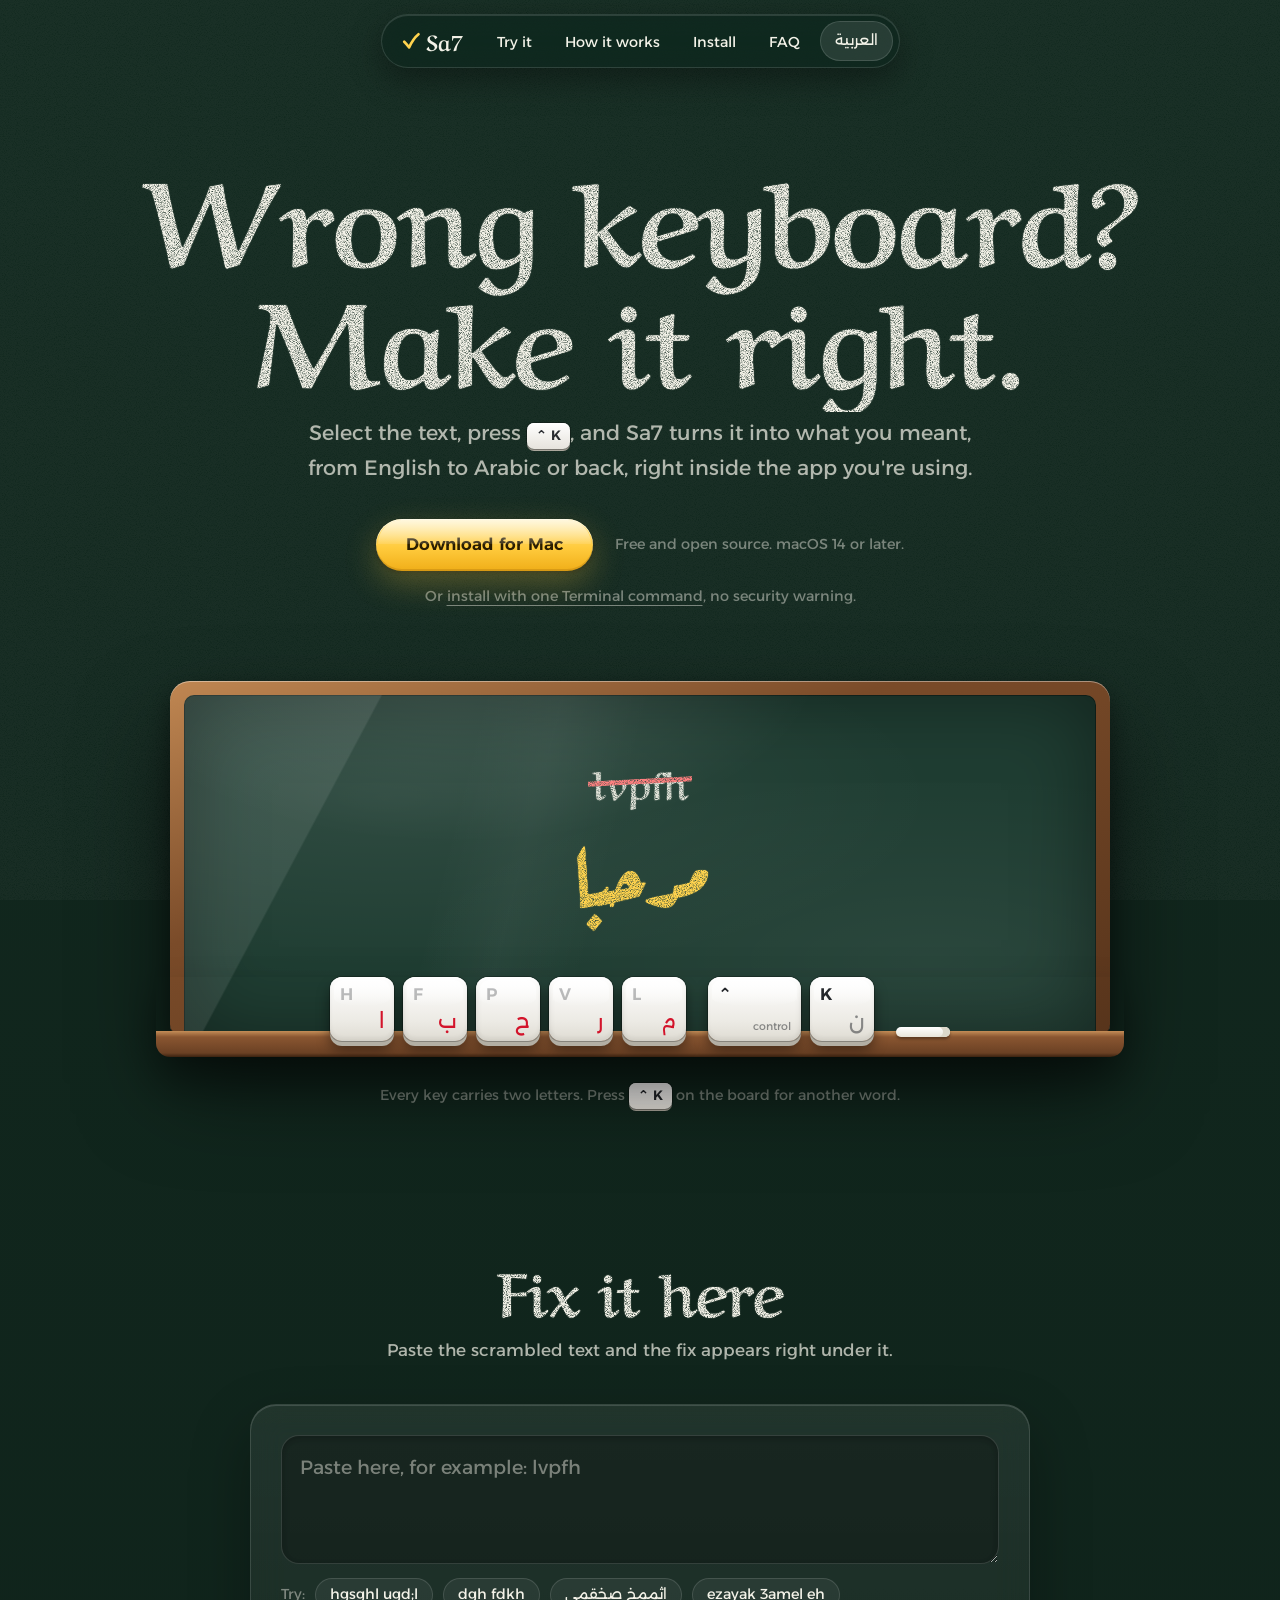
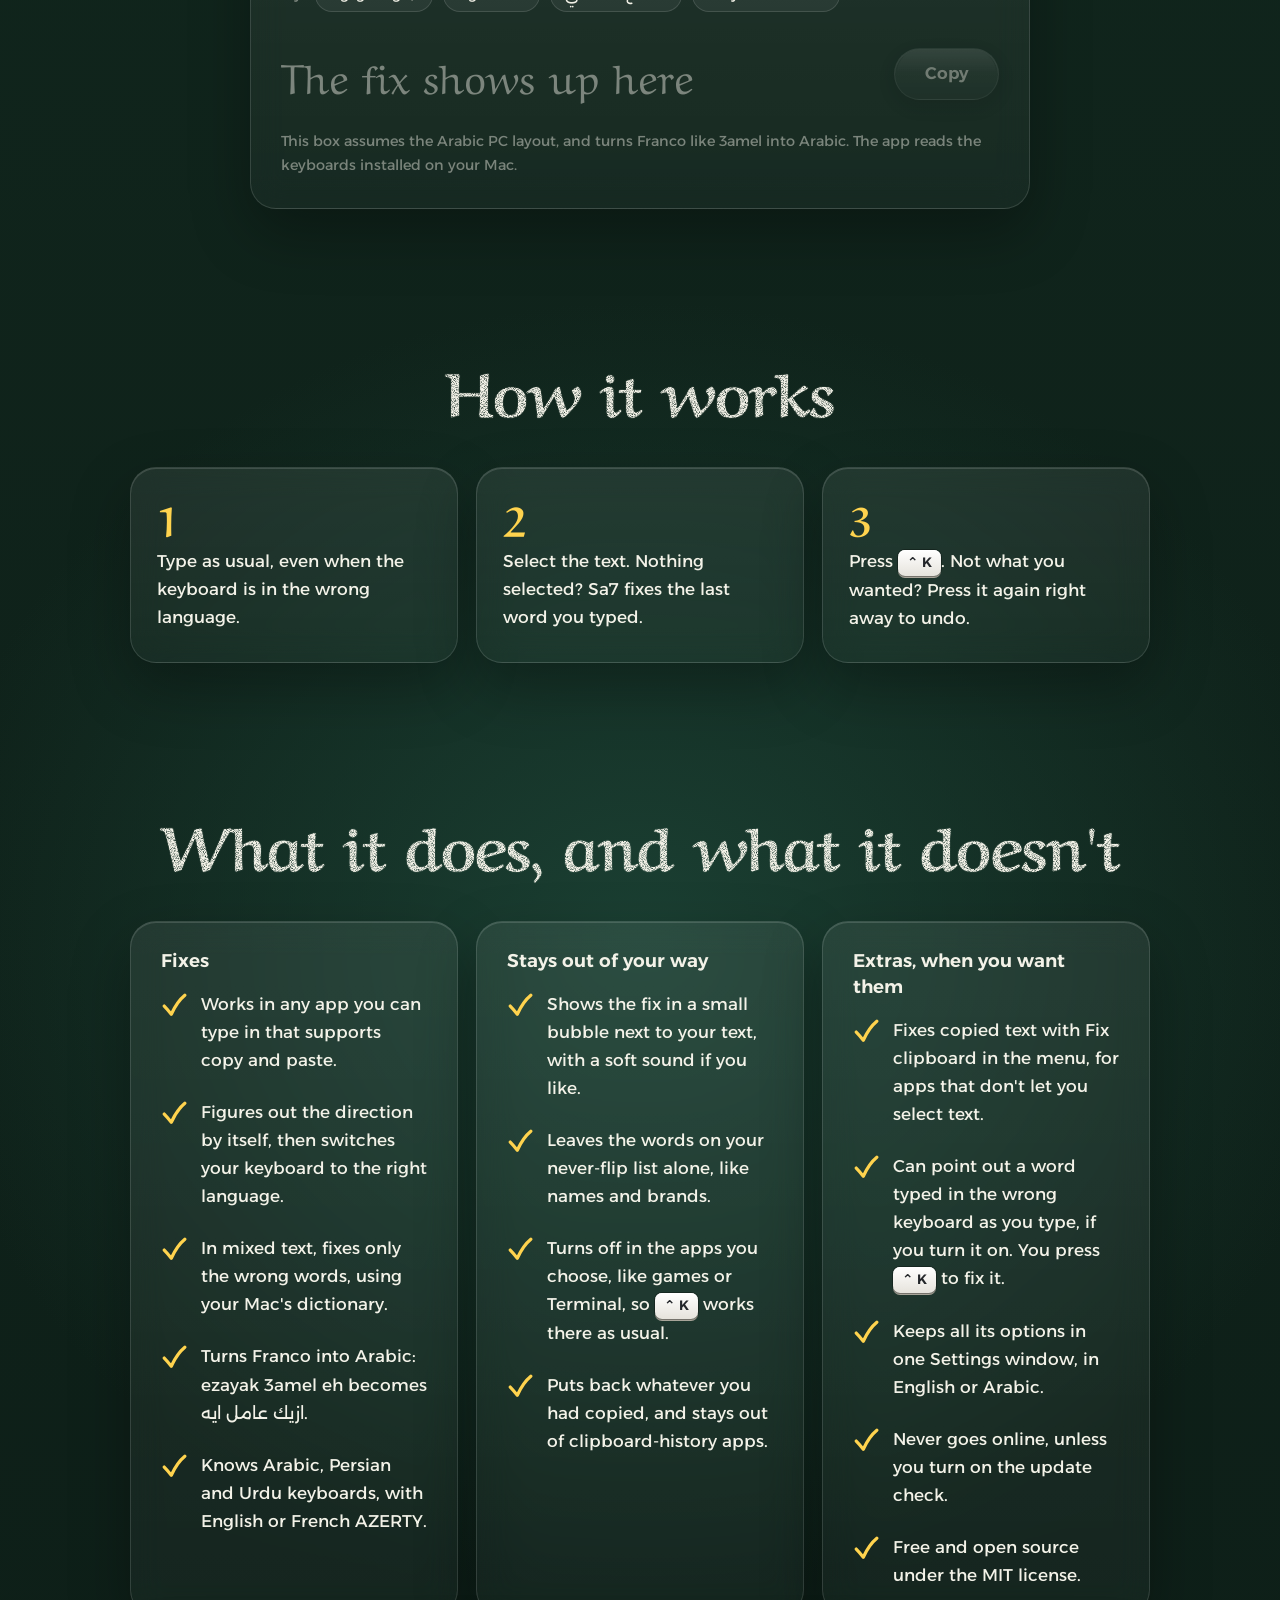
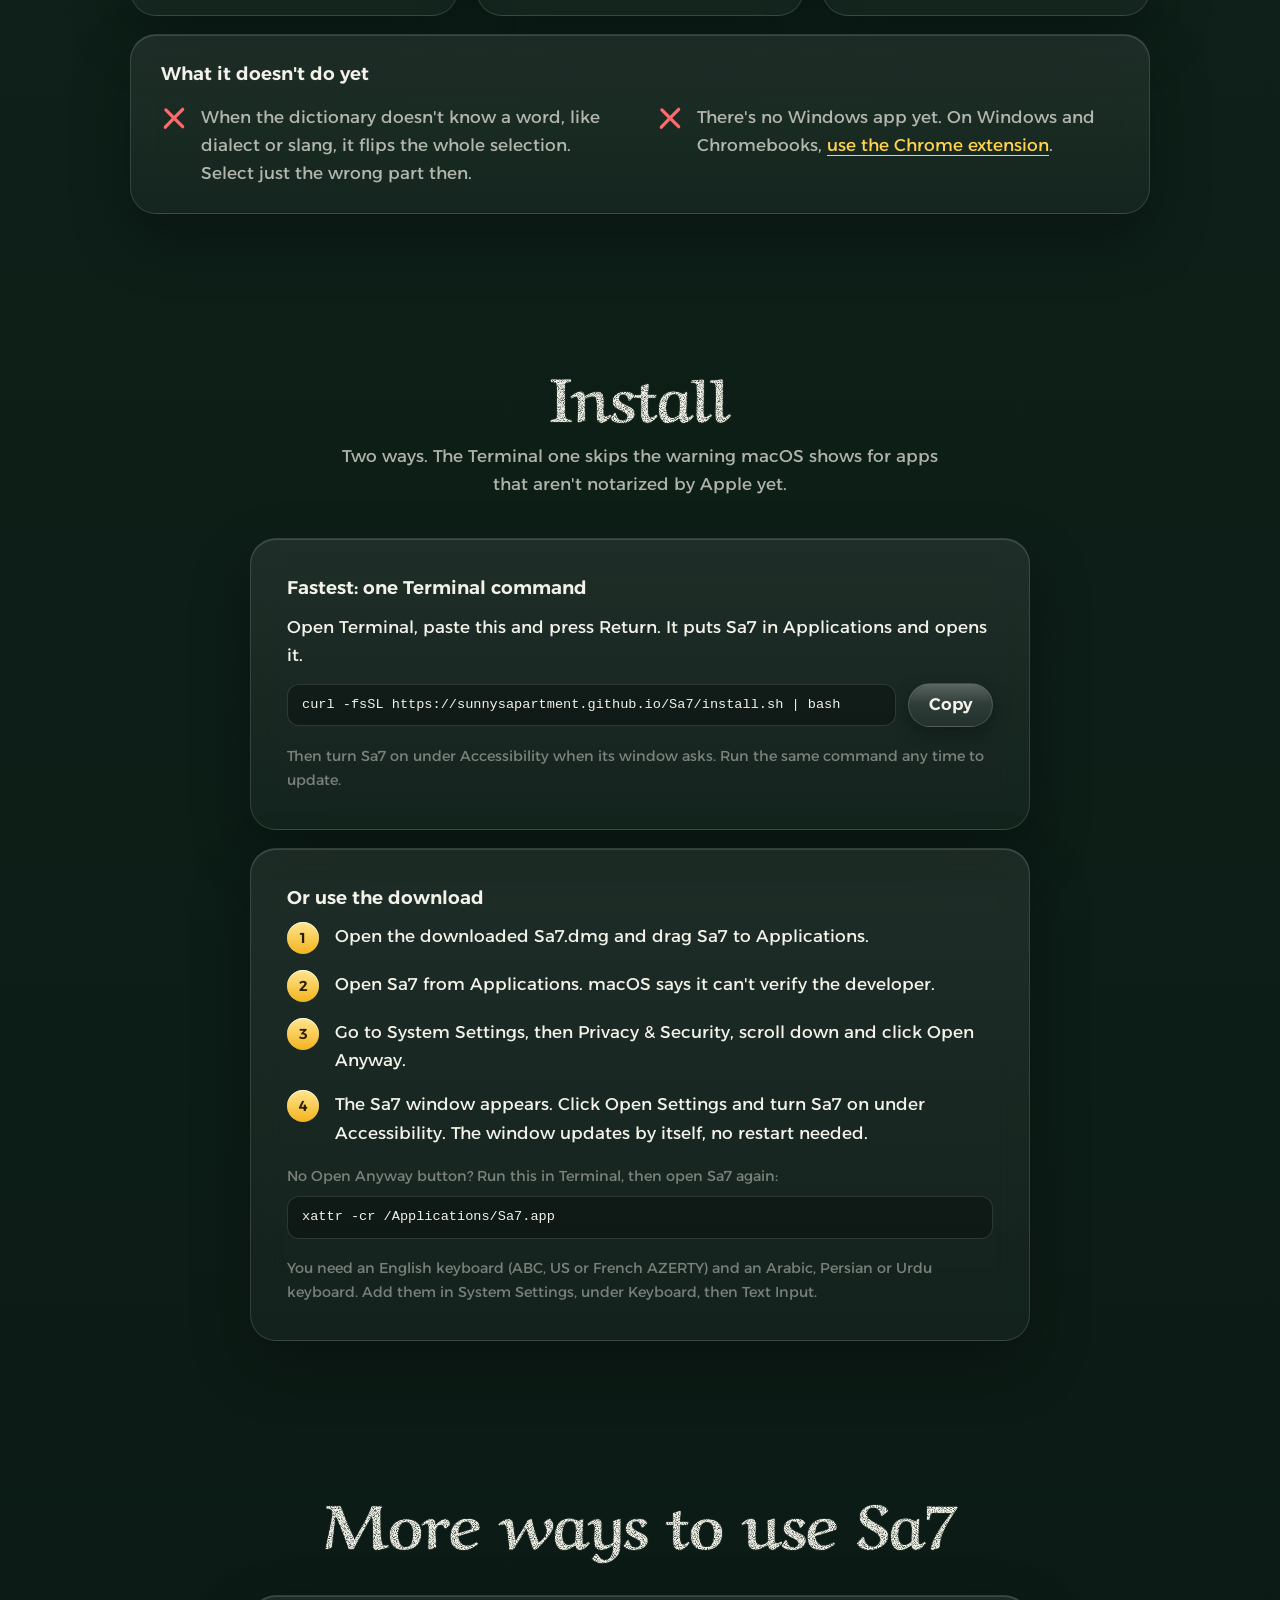
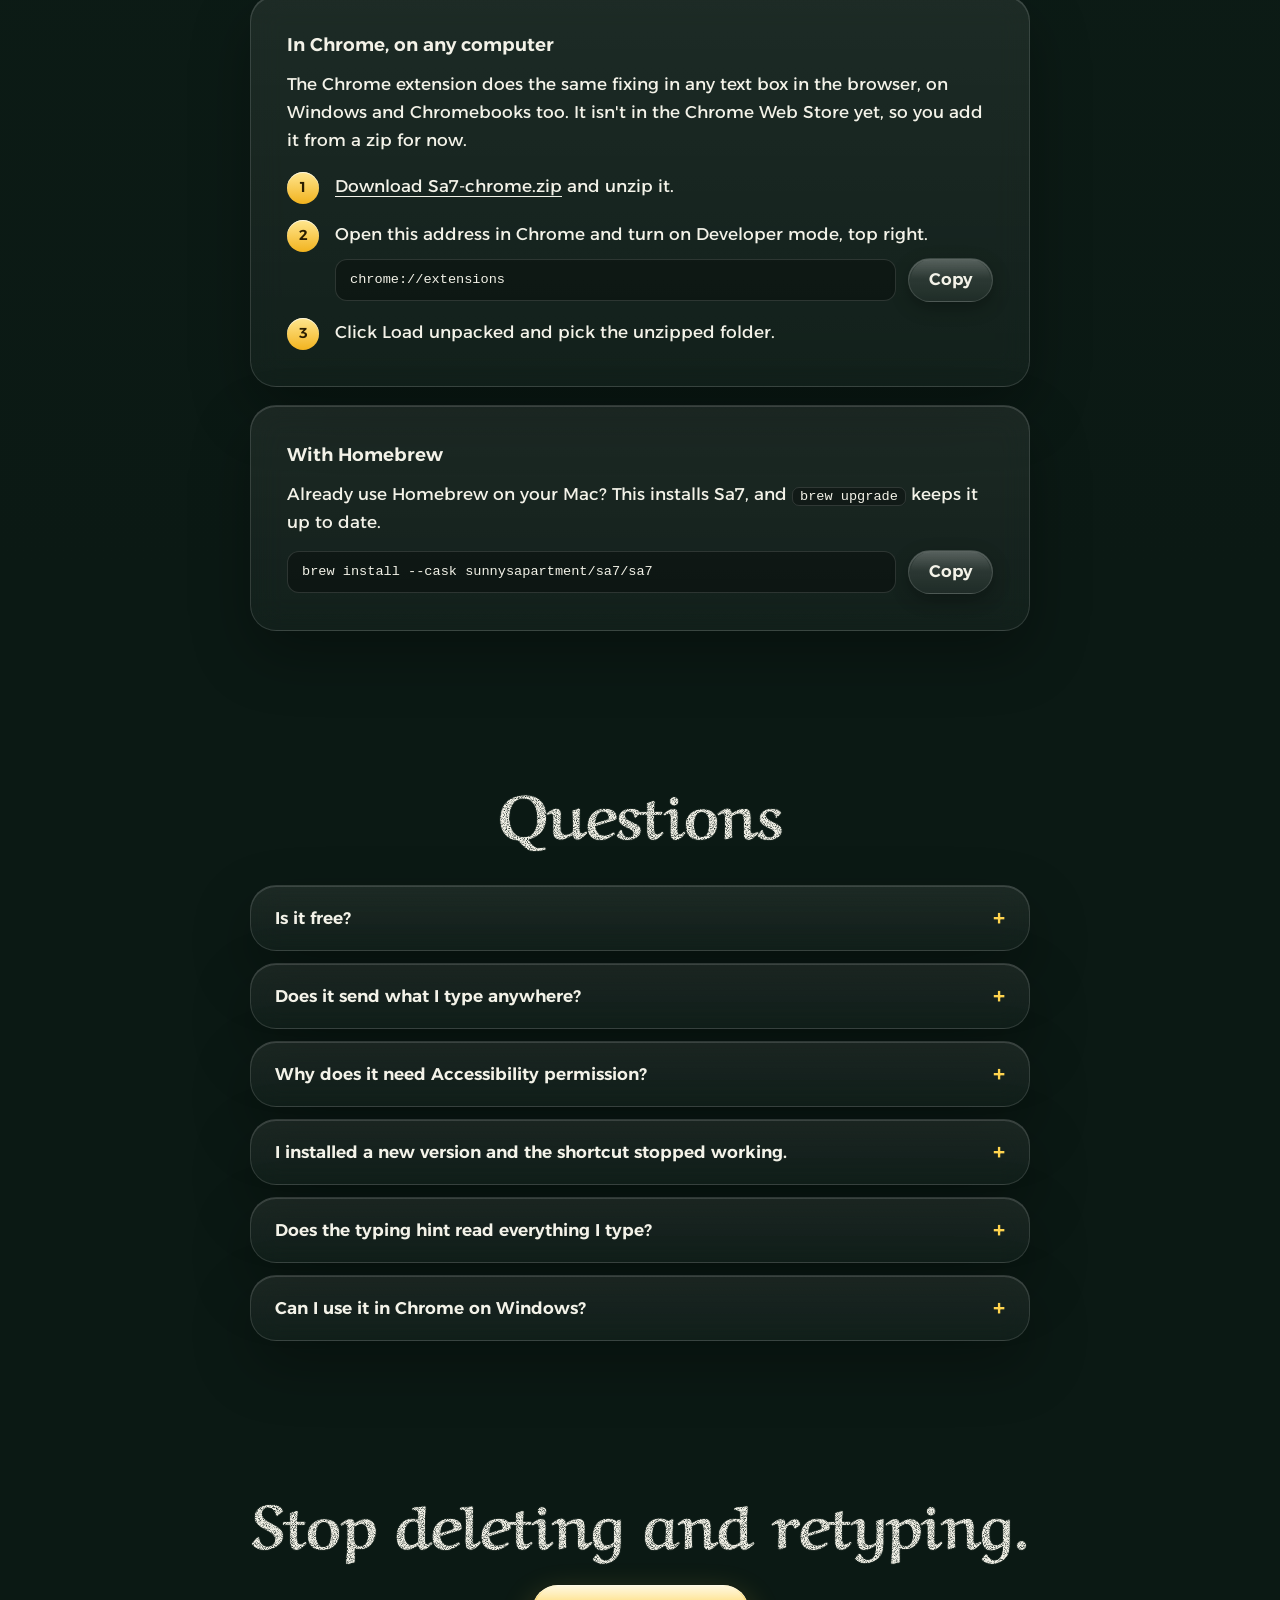
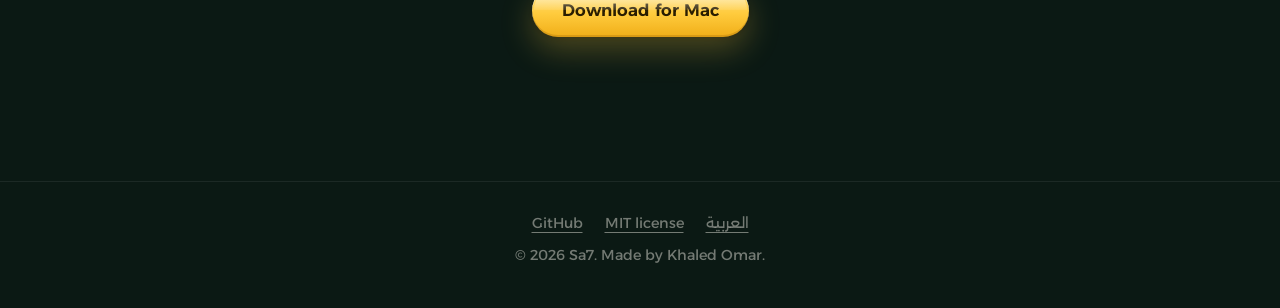
<file: sa7-site/index.html>
<!doctype html>
<html lang="en" dir="ltr">
<head>
<meta charset="utf-8">
<meta name="viewport" content="width=device-width, initial-scale=1">
<title>Sa7 | Fix text typed with the wrong keyboard, Arabic and English</title>
<meta name="description" content="Typed with the wrong keyboard? Select the text, press your shortcut, and Sa7 flips it between Arabic and English. Free for Mac.">
<link rel="alternate" hreflang="en" href="./">
<link rel="alternate" hreflang="ar" href="ar/">
<meta property="og:type" content="website">
<meta property="og:site_name" content="Sa7">
<meta property="og:locale" content="en_US">
<meta property="og:title" content="Wrong keyboard? Make it right.">
<meta property="og:description" content="Select the text, press your shortcut, and Sa7 flips it between Arabic and English. Free for Mac.">
<meta property="og:image" content="https://sunnysapartment.github.io/Sa7/assets/og-en.png">
<meta name="twitter:card" content="summary_large_image">
<link rel="icon" href="assets/favicon.svg" type="image/svg+xml">
<link rel="preconnect" href="https://fonts.googleapis.com">
<link rel="preconnect" href="https://fonts.gstatic.com" crossorigin>
<link href="https://fonts.googleapis.com/css2?family=Alexandria:wght@400;600&family=Aref+Ruqaa:wght@400;700&display=swap" rel="stylesheet">
<link rel="stylesheet" href="styles.css">
<meta name="theme-color" content="#12291f">
<script type="application/ld+json">
{"@context":"https://schema.org","@type":"SoftwareApplication","name":"Sa7","alternateName":"صح","applicationCategory":"UtilitiesApplication","author":{"@type":"Person","name":"Khaled Omar"},"operatingSystem":"macOS 14+","offers":{"@type":"Offer","price":"0","priceCurrency":"USD"},"description":"Fixes text typed with the wrong keyboard layout, between Arabic and English."}
</script>
</head>
<body>
<svg width="0" height="0" style="position:absolute" aria-hidden="true">
  <symbol id="tick" viewBox="0 0 48 48"><path d="M6 26C10 30 15 36 19 41 25 28 33 15 44 6"/></symbol>
  <symbol id="cross" viewBox="0 0 48 48"><path d="M9 9C18 18 30 30 40 40M40 8C30 18 18 30 8 41"/></symbol>
</svg>

<nav class="nav" aria-label="Sa7">
  <a class="logo" href="#top" aria-label="Sa7, back to top"><svg aria-hidden="true"><use href="#tick"/></svg>Sa7</a>
  <span class="sections">
    <a href="#try">Try it</a>
    <a href="#how">How it works</a>
    <a href="#install">Install</a>
    <a href="#faq">FAQ</a>
  </span>
  <a class="lang" href="ar/" hreflang="ar" lang="ar">العربية</a>
</nav>

<main id="top">
  <section class="hero">
    <h1 class="chalk">Wrong keyboard?<br>Make it right.</h1>
    <p class="lead">Select the text, press <kbd>⌃ K</kbd>, and Sa7 turns it into what you meant, from English to Arabic or back, right inside the app you're using.</p>
    <div class="cta">
      <a class="btn" href="https://github.com/SunnysApartment/Sa7/releases/latest/download/Sa7.dmg">Download for Mac</a>
      <p class="fine">Free and open source. macOS 14 or later.</p>
    </div>
    <p class="fine alt">Or <a href="#install">install with one Terminal command</a>, no security warning.</p>
    <p class="fine phone-only">Sa7 is a Mac app. On your phone? Fix your text in the box further down.</p>
  </section>

  <div class="stage">
    <div class="tilt">
      <div class="frame">
        <div class="board">
          <div class="demo" id="demo" aria-live="polite">
            <p class="demo-bad chalk"><bdi id="bad">lvpfh</bdi></p>
            <p class="demo-good chalk"><bdi id="good">مرحبا</bdi><svg class="demo-tick" aria-hidden="true"><use href="#tick"/></svg></p>
          </div>
        </div>
      </div>
      <div class="ledge">
        <div class="keys" id="keys" aria-hidden="true"></div>
        <button class="combo" id="press" type="button" aria-label="Press Control K to see another example">
          <span class="cap cap-wide"><span class="en">⌃</span><span class="ar">control</span></span>
          <span class="cap"><span class="en">K</span><span class="ar">ن</span></span>
        </button>
        <span class="stick" aria-hidden="true"></span>
      </div>
    </div>
    <p class="hint fine">Every key carries two letters. Press <kbd>⌃ K</kbd> on the board for another word.</p>
  </div>

  <section id="try" class="section">
    <h2 class="chalk">Fix it here</h2>
    <p class="intro">Paste the scrambled text and the fix appears right under it.</p>
    <div class="try glass">
      <label class="sr" for="input">Text typed with the wrong keyboard</label>
      <textarea id="input" rows="3" dir="auto" placeholder="Paste here, for example: lvpfh" spellcheck="false"></textarea>
      <div class="examples">
        <span>Try:</span>
        <button class="chip" type="button" data-example="hgsghl ugd;l">hgsghl ugd;l</button>
        <button class="chip" type="button" data-example="dgh fdkh">dgh fdkh</button>
        <button class="chip" type="button" data-example="اثممخ صخقمي">اثممخ صخقمي</button>
        <button class="chip" type="button" data-example="ezayak 3amel eh">ezayak 3amel eh</button>
      </div>
      <div class="result">
        <output id="output" for="input" dir="auto" data-empty="The fix shows up here"></output>
        <button id="copy" class="btn btn-glass" type="button" disabled>Copy</button>
      </div>
      <p class="fine">This box assumes the Arabic PC layout, and turns Franco like 3amel into Arabic. The app reads the keyboards installed on your Mac.</p>
    </div>
  </section>

  <section id="how" class="section">
    <h2 class="chalk">How it works</h2>
    <ol class="tiles">
      <li class="glass">Type as usual, even when the keyboard is in the wrong language.</li>
      <li class="glass">Select the text. Nothing selected? Sa7 fixes the last word you typed.</li>
      <li class="glass">Press <kbd>⌃ K</kbd>. Not what you wanted? Press it again right away to undo.</li>
    </ol>
  </section>

  <section id="does" class="section">
    <h2 class="chalk">What it does, and what it doesn't</h2>
    <div class="groups">
      <div class="group glass">
        <h3 class="sub">Fixes</h3>
        <ul class="marks">
          <li class="yes"><svg aria-hidden="true"><use href="#tick"/></svg><span><span class="sr">Does: </span>Works in any app you can type in that supports copy and paste.</span></li>
          <li class="yes"><svg aria-hidden="true"><use href="#tick"/></svg><span><span class="sr">Does: </span>Figures out the direction by itself, then switches your keyboard to the right language.</span></li>
          <li class="yes"><svg aria-hidden="true"><use href="#tick"/></svg><span><span class="sr">Does: </span>In mixed text, fixes only the wrong words, using your Mac's dictionary.</span></li>
          <li class="yes"><svg aria-hidden="true"><use href="#tick"/></svg><span><span class="sr">Does: </span>Turns Franco into Arabic: <bdi>ezayak 3amel eh</bdi> becomes <bdi lang="ar">ازيك عامل ايه</bdi>.</span></li>
          <li class="yes"><svg aria-hidden="true"><use href="#tick"/></svg><span><span class="sr">Does: </span>Knows Arabic, Persian and Urdu keyboards, with English or French AZERTY.</span></li>
        </ul>
      </div>
      <div class="group glass">
        <h3 class="sub">Stays out of your way</h3>
        <ul class="marks">
          <li class="yes"><svg aria-hidden="true"><use href="#tick"/></svg><span><span class="sr">Does: </span>Shows the fix in a small bubble next to your text, with a soft sound if you like.</span></li>
          <li class="yes"><svg aria-hidden="true"><use href="#tick"/></svg><span><span class="sr">Does: </span>Leaves the words on your never-flip list alone, like names and brands.</span></li>
          <li class="yes"><svg aria-hidden="true"><use href="#tick"/></svg><span><span class="sr">Does: </span>Turns off in the apps you choose, like games or Terminal, so <kbd>⌃ K</kbd> works there as usual.</span></li>
          <li class="yes"><svg aria-hidden="true"><use href="#tick"/></svg><span><span class="sr">Does: </span>Puts back whatever you had copied, and stays out of clipboard-history apps.</span></li>
        </ul>
      </div>
      <div class="group glass">
        <h3 class="sub">Extras, when you want them</h3>
        <ul class="marks">
          <li class="yes"><svg aria-hidden="true"><use href="#tick"/></svg><span><span class="sr">Does: </span>Fixes copied text with Fix clipboard in the menu, for apps that don't let you select text.</span></li>
          <li class="yes"><svg aria-hidden="true"><use href="#tick"/></svg><span><span class="sr">Does: </span>Can point out a word typed in the wrong keyboard as you type, if you turn it on. You press <kbd>⌃ K</kbd> to fix it.</span></li>
          <li class="yes"><svg aria-hidden="true"><use href="#tick"/></svg><span><span class="sr">Does: </span>Keeps all its options in one Settings window, in English or Arabic.</span></li>
          <li class="yes"><svg aria-hidden="true"><use href="#tick"/></svg><span><span class="sr">Does: </span>Never goes online, unless you turn on the update check.</span></li>
          <li class="yes"><svg aria-hidden="true"><use href="#tick"/></svg><span><span class="sr">Does: </span>Free and open source under the MIT license.</span></li>
        </ul>
      </div>
      <div class="group wide glass">
        <h3 class="sub">What it doesn't do yet</h3>
        <ul class="marks">
          <li class="no"><svg aria-hidden="true"><use href="#cross"/></svg><span><span class="sr">Doesn't: </span>When the dictionary doesn't know a word, like dialect or slang, it flips the whole selection. Select just the wrong part then.</span></li>
          <li class="no"><svg aria-hidden="true"><use href="#cross"/></svg><span><span class="sr">Doesn't: </span>There's no Windows app yet. On Windows and Chromebooks, <a href="#more">use the Chrome extension</a>.</span></li>
        </ul>
      </div>
    </div>
  </section>

  <section id="install" class="section">
    <h2 class="chalk">Install</h2>
    <p class="intro">Two ways. The Terminal one skips the warning macOS shows for apps that aren't notarized by Apple yet.</p>
    <div class="install glass">
      <h3 class="sub">Fastest: one Terminal command</h3>
      <p>Open Terminal, paste this and press Return. It puts Sa7 in Applications and opens it.</p>
      <div class="cmd"><code>curl -fsSL https://sunnysapartment.github.io/Sa7/install.sh | bash</code><button class="btn btn-glass" type="button" data-copy="curl -fsSL https://sunnysapartment.github.io/Sa7/install.sh | bash">Copy</button></div>
      <p class="fine">Then turn Sa7 on under Accessibility when its window asks. Run the same command any time to update.</p>
    </div>
    <div class="install glass">
      <h3 class="sub">Or use the download</h3>
      <ol>
        <li>Open the downloaded Sa7.dmg and drag Sa7 to Applications.</li>
        <li>Open Sa7 from Applications. macOS says it can't verify the developer.</li>
        <li>Go to System Settings, then Privacy &amp; Security, scroll down and click Open Anyway.</li>
        <li>The Sa7 window appears. Click Open Settings and turn Sa7 on under Accessibility. The window updates by itself, no restart needed.</li>
      </ol>
      <p class="fine">No Open Anyway button? Run this in Terminal, then open Sa7 again: <code>xattr -cr /Applications/Sa7.app</code></p>
      <p class="fine">You need an English keyboard (ABC, US or French AZERTY) and an Arabic, Persian or Urdu keyboard. Add them in System Settings, under Keyboard, then Text Input.</p>
    </div>
  </section>

  <section id="more" class="section">
    <h2 class="chalk">More ways to use Sa7</h2>
    <div class="install glass">
      <h3 class="sub">In Chrome, on any computer</h3>
      <p>The Chrome extension does the same fixing in any text box in the browser, on Windows and Chromebooks too. It isn't in the Chrome Web Store yet, so you add it from a zip for now.</p>
      <ol>
        <li><div><a href="https://github.com/SunnysApartment/Sa7/releases/latest/download/Sa7-chrome.zip">Download Sa7-chrome.zip</a> and unzip it.</div></li>
        <li><div>Open this address in Chrome and turn on Developer mode, top right.<div class="cmd"><code>chrome://extensions</code><button class="btn btn-glass" type="button" data-copy="chrome://extensions">Copy</button></div></div></li>
        <li><div>Click Load unpacked and pick the unzipped folder.</div></li>
      </ol>
    </div>
    <div class="install glass">
      <h3 class="sub">With Homebrew</h3>
      <p>Already use Homebrew on your Mac? This installs Sa7, and <code class="inline">brew upgrade</code> keeps it up to date.</p>
      <div class="cmd"><code>brew install --cask sunnysapartment/sa7/sa7</code><button class="btn btn-glass" type="button" data-copy="brew install --cask sunnysapartment/sa7/sa7">Copy</button></div>
    </div>
  </section>

  <section id="faq" class="section">
    <h2 class="chalk">Questions</h2>
    <div class="faq">
      <details class="glass">
        <summary>Is it free?</summary>
        <p>Yes, and open source under the MIT license. All the code is on <a href="https://github.com/SunnysApartment/Sa7">GitHub</a>.</p>
      </details>
      <details class="glass">
        <summary>Does it send what I type anywhere?</summary>
        <p>No. Sa7 never connects to the internet, unless you turn on the update check in Settings, and then it only looks for a newer version. The only thing it saves is its own settings, like your shortcut and your never-flip list, on your Mac.</p>
      </details>
      <details class="glass">
        <summary>Why does it need Accessibility permission?</summary>
        <p>To copy the selected text and paste the fix in its place, the same way you would by hand.</p>
      </details>
      <details class="glass">
        <summary>I installed a new version and the shortcut stopped working.</summary>
        <p>From version 1.1.1 on, updates keep the permission. Coming from an older version, macOS may show Sa7 as switched on while it no longer applies, and switching it off and on doesn't help. Open the Sa7 setup window from the menu and click Reset permission (version 1.2.1 or later), or run this in Terminal, then turn Sa7 on again when it asks: <code>tccutil reset Accessibility com.khaledomar.sa7</code></p>
      </details>
      <details class="glass">
        <summary>Does the typing hint read everything I type?</summary>
        <p>No. It's off unless you turn it on, in Settings under Typing. When it's on, Sa7 looks only at the word you're typing right now, in memory, and stores nothing. It never changes your text by itself: it shows a small hint, and you press <kbd>⌃ K</kbd> if you want the fix. macOS may ask you to allow Input Monitoring for it.</p>
      </details>
      <details class="glass">
        <summary>Can I use it in Chrome on Windows?</summary>
        <p>Yes, with the <a href="#more">Chrome extension</a>. It fixes text in any text box in Chrome, on Windows, Chromebooks and Macs. There's no Windows app yet.</p>
      </details>
    </div>
  </section>

  <section id="download" class="section closing">
    <h2 class="chalk">Stop deleting and retyping.</h2>
    <div class="cta">
      <a class="btn" href="https://github.com/SunnysApartment/Sa7/releases/latest/download/Sa7.dmg">Download for Mac</a>
    </div>
  </section>
</main>

<footer class="foot">
  <nav aria-label="More"><a href="https://github.com/SunnysApartment/Sa7">GitHub</a><a href="https://github.com/SunnysApartment/Sa7/blob/main/LICENSE">MIT license</a><a href="ar/" hreflang="ar" lang="ar">العربية</a></nav>
  <p>© 2026 Sa7. Made by Khaled Omar.</p>
</footer>

<script src="convert.js"></script>
<script src="franco.js"></script>
<script src="script.js"></script>
</body>
</html>
</file>
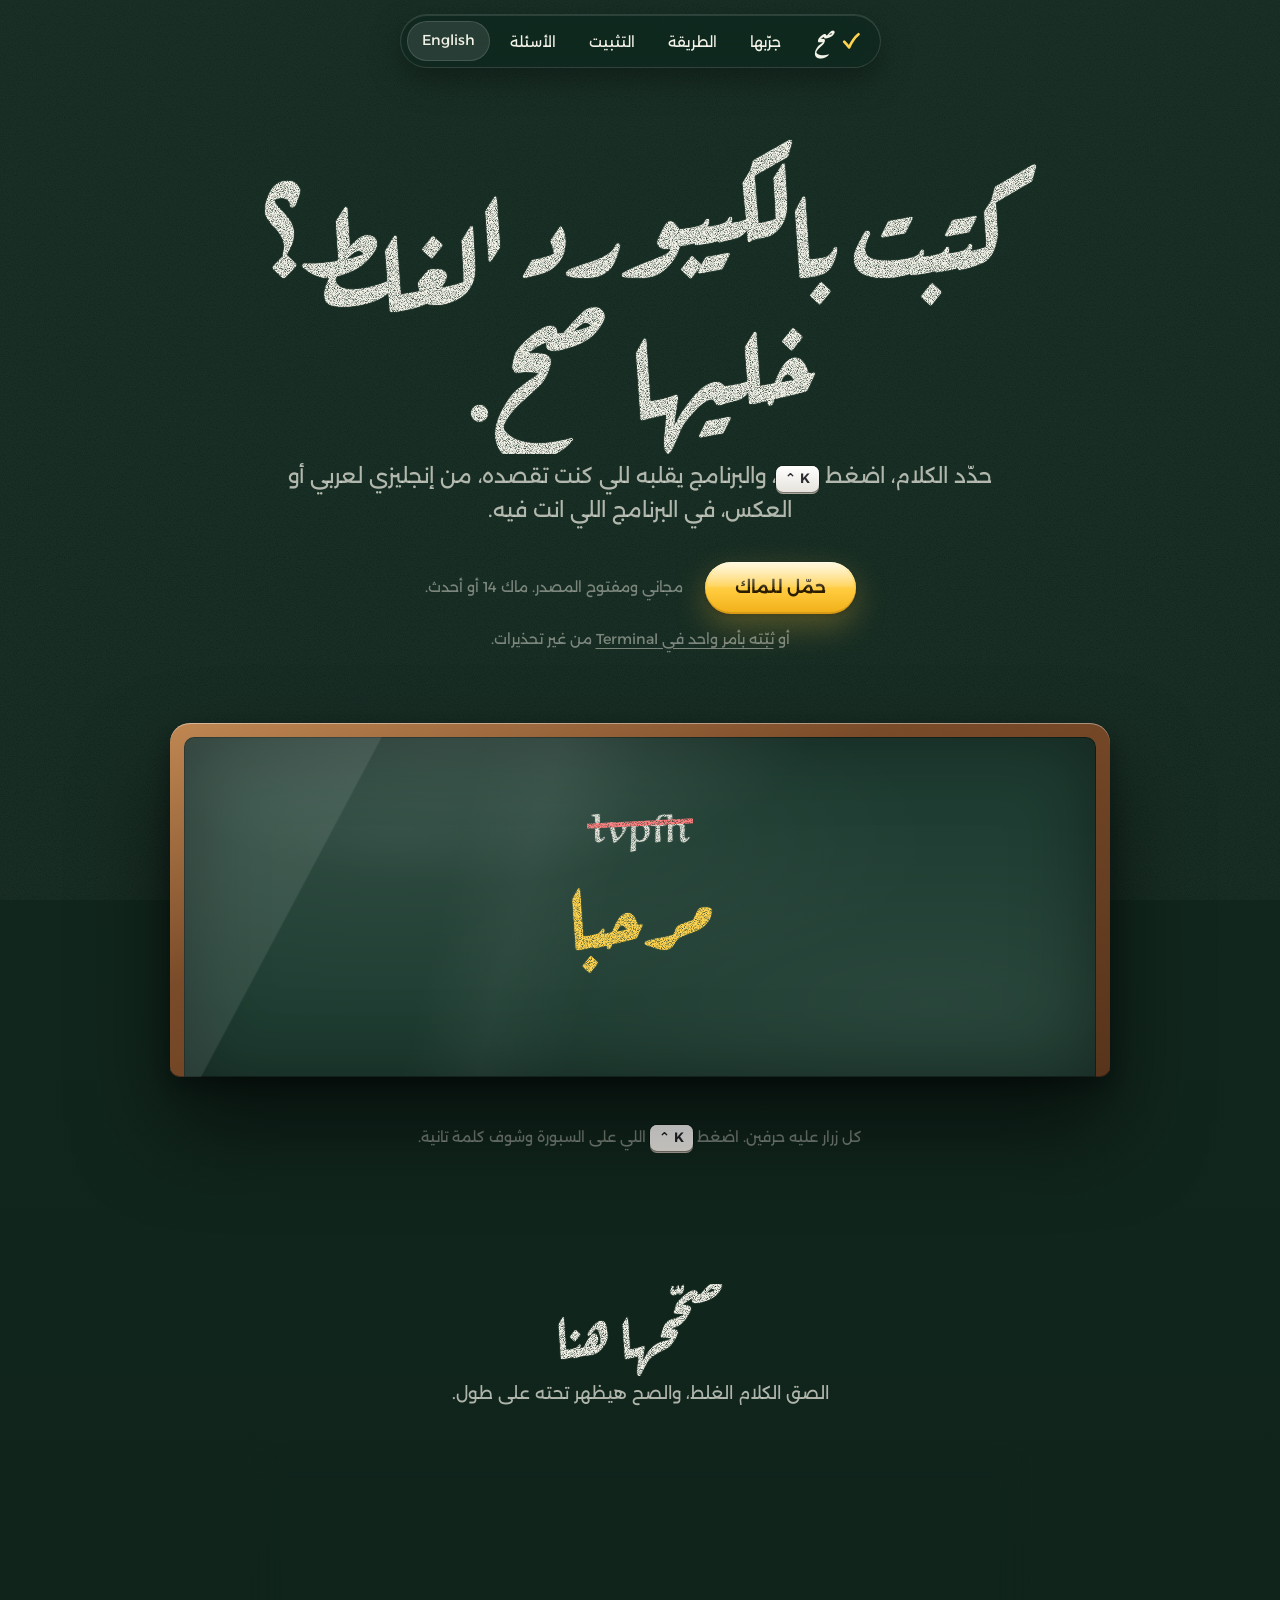
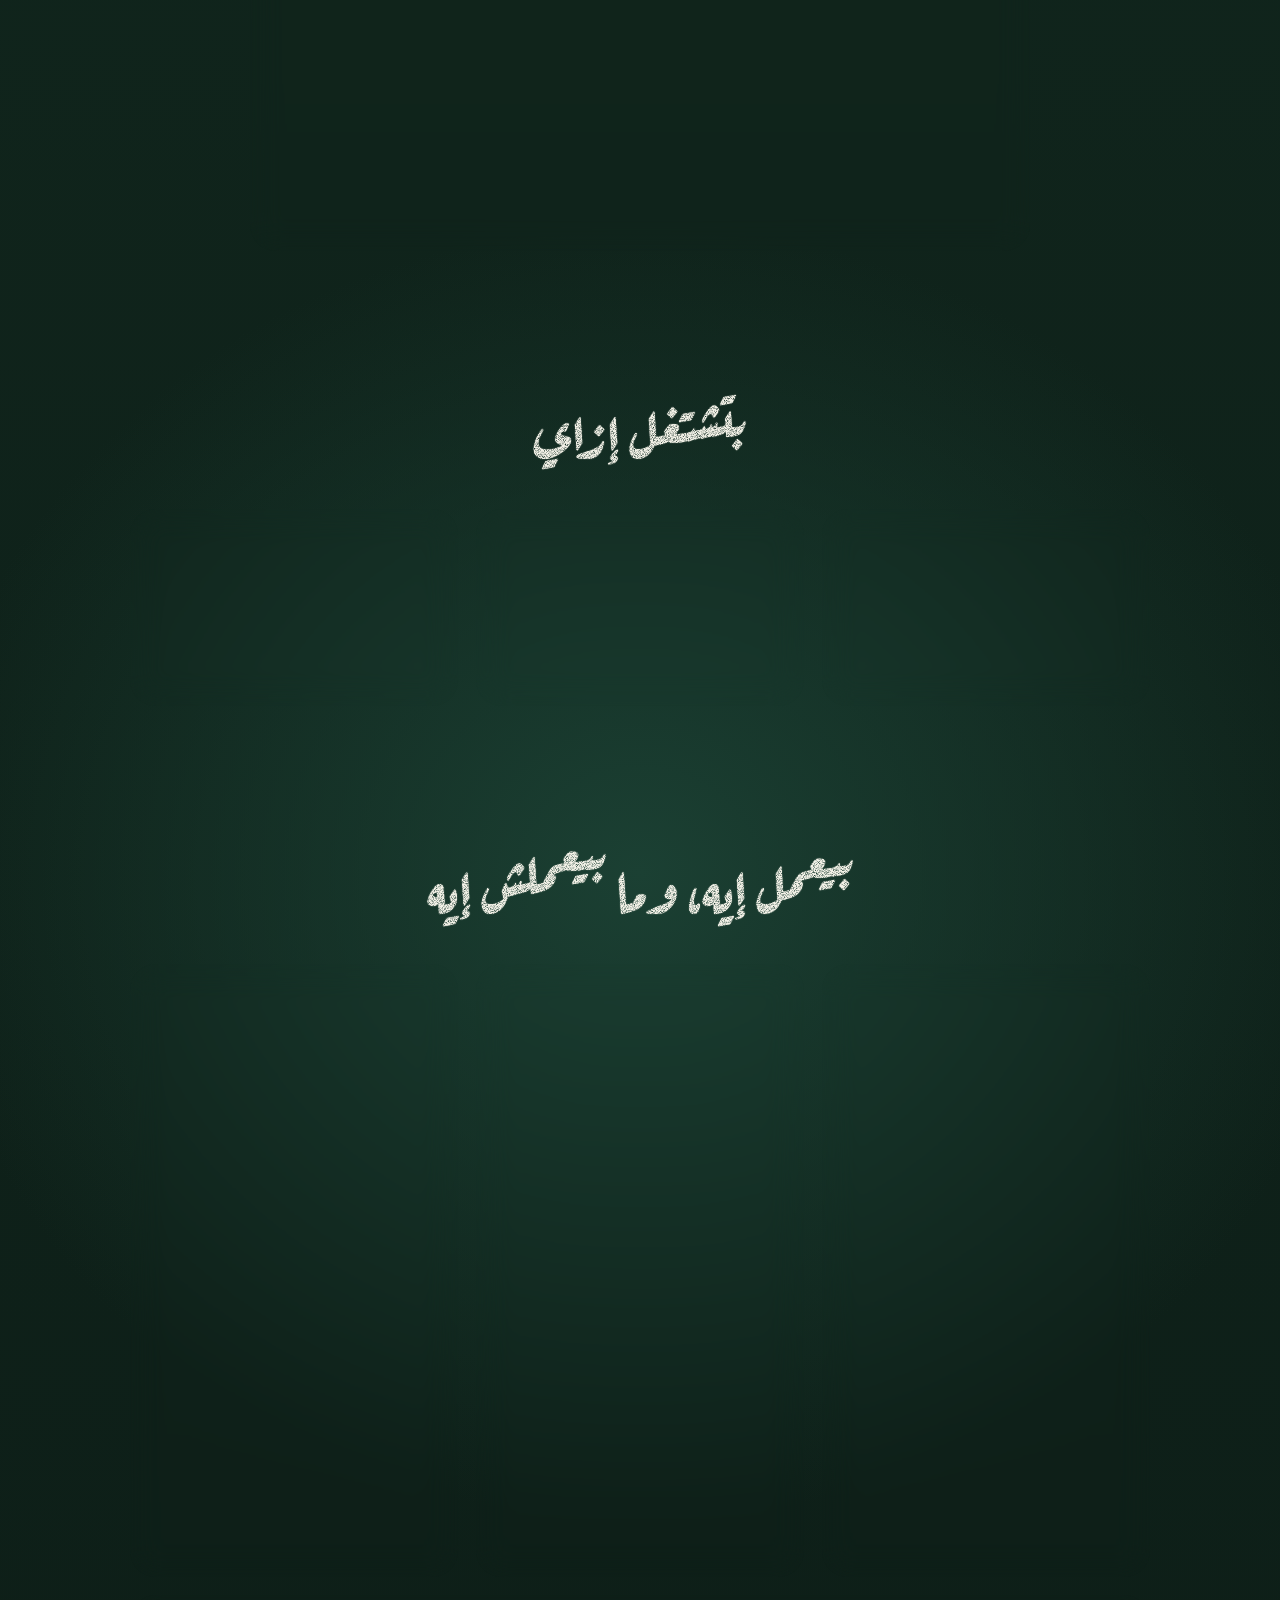
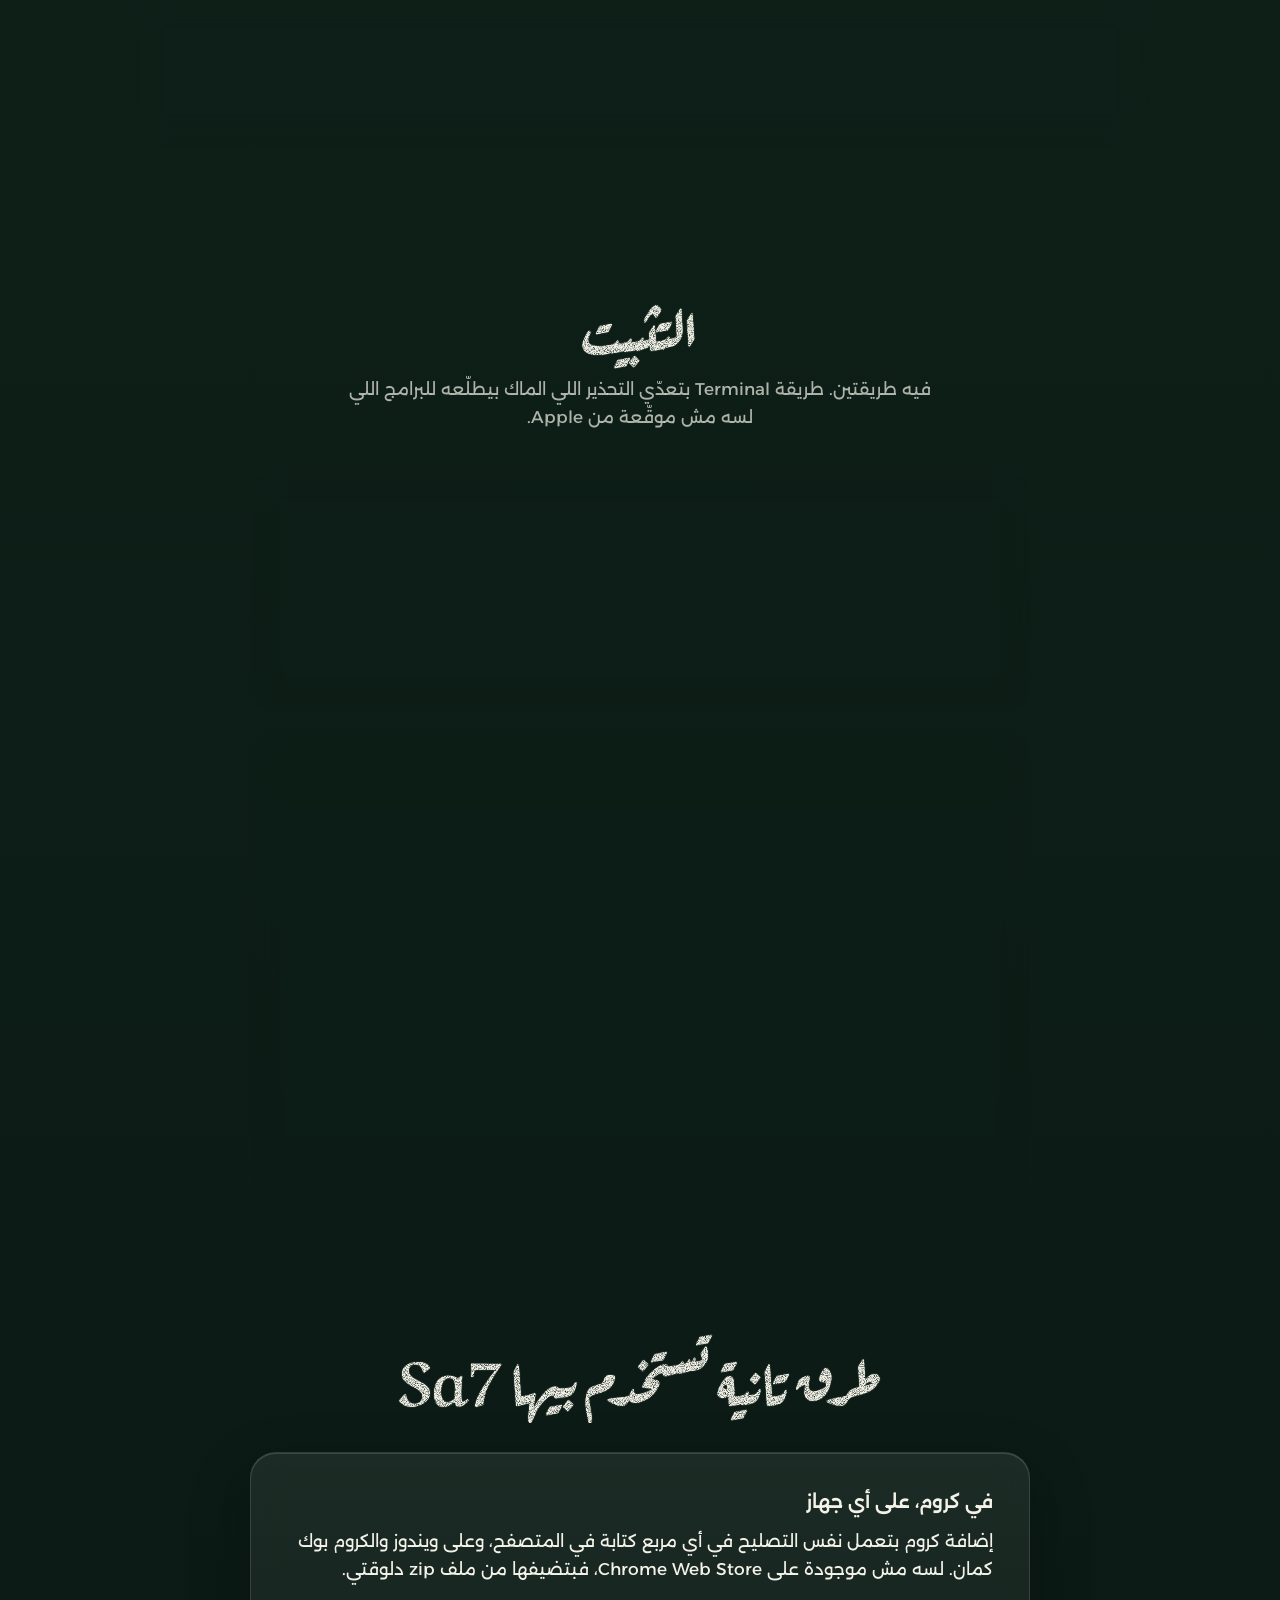
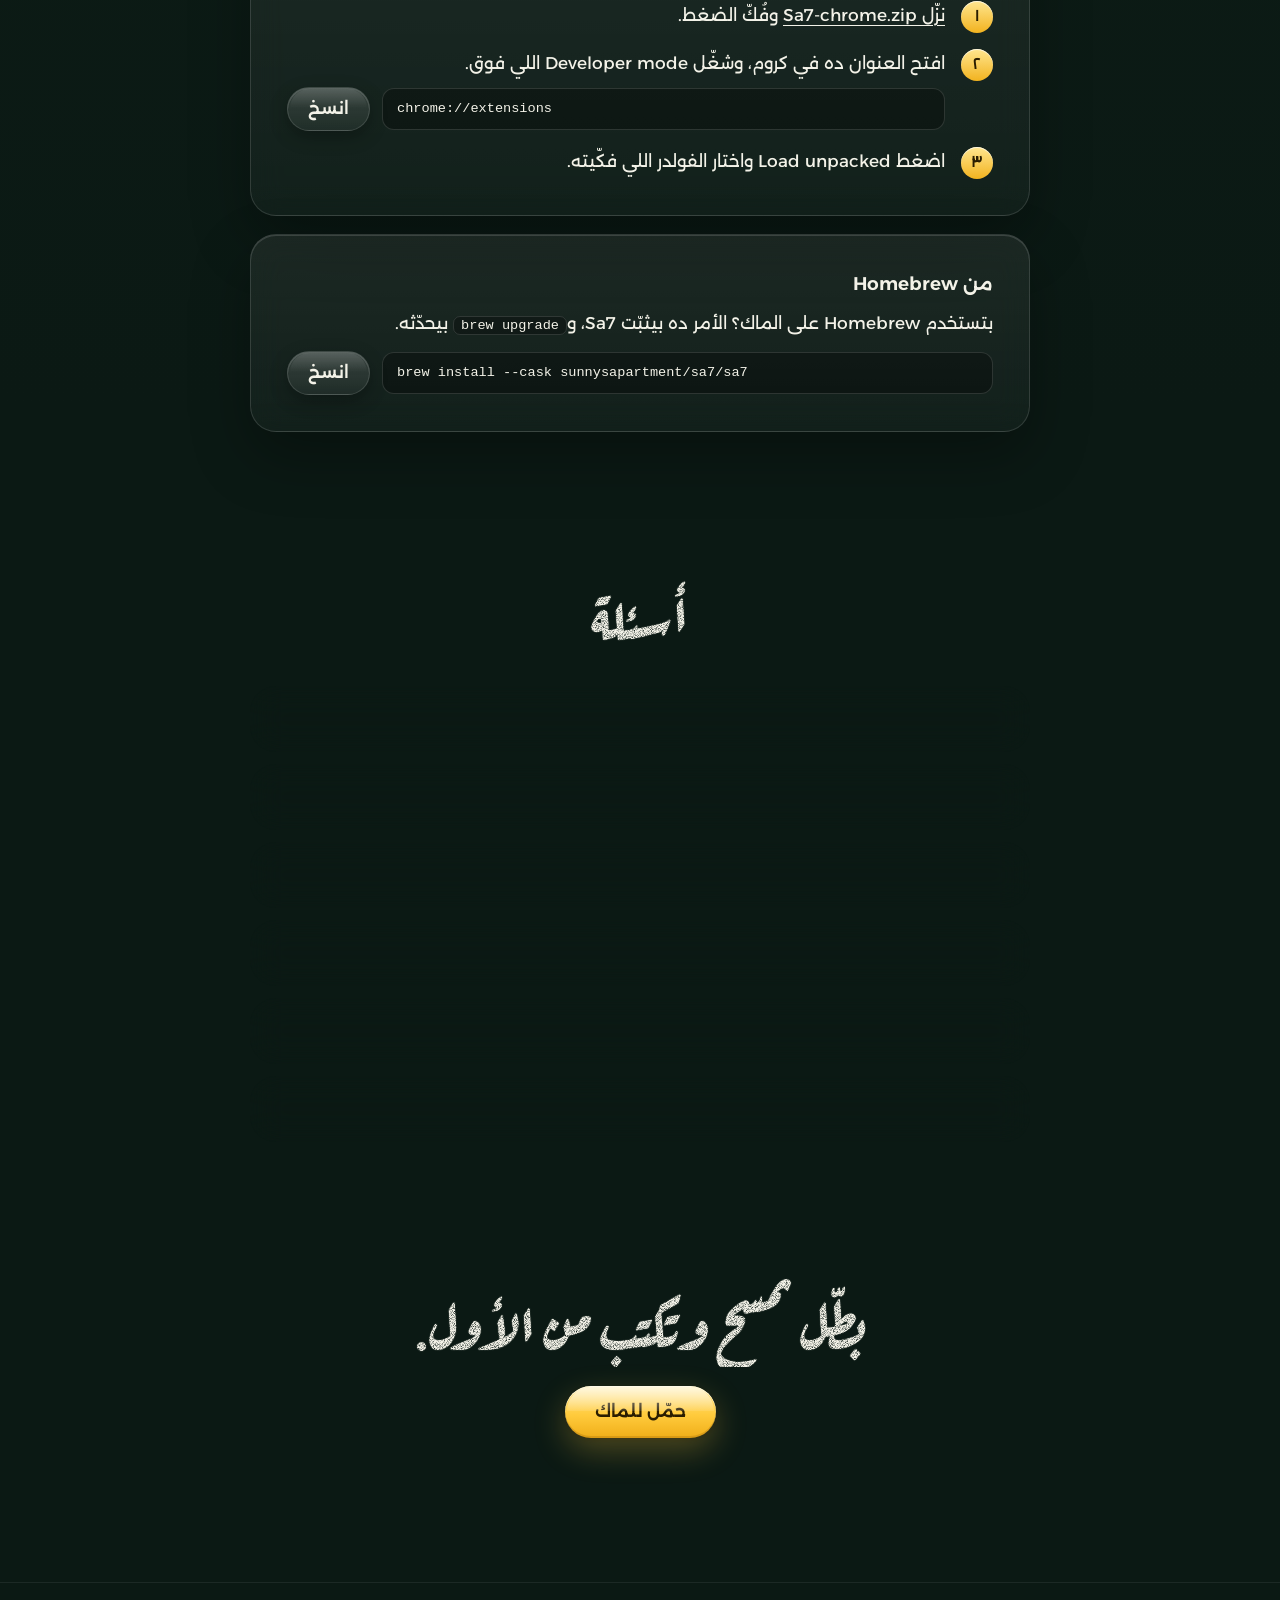
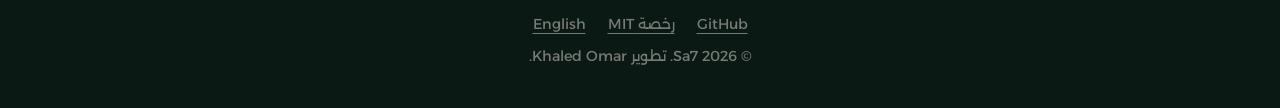
<file: sa7-site/ar/index.html>
<!doctype html>
<html lang="ar" dir="rtl">
<head>
<meta charset="utf-8">
<meta name="viewport" content="width=device-width, initial-scale=1">
<title>صح | Sa7: صلّح الكلام المكتوب بالكيبورد الغلط</title>
<meta name="description" content="كتبت بالكيبورد الغلط؟ حدّد الكلام واضغط اختصارك، وخلّي Sa7 يقلبه بين العربية والإنجليزية. مجاني للماك.">
<link rel="alternate" hreflang="en" href="../">
<link rel="alternate" hreflang="ar" href="./">
<meta property="og:type" content="website">
<meta property="og:site_name" content="Sa7">
<meta property="og:locale" content="ar_EG">
<meta property="og:title" content="كتبت بالكيبورد الغلط؟ خليها صح.">
<meta property="og:description" content="حدّد الكلام واضغط اختصارك، وخلّي Sa7 يقلبه بين العربية والإنجليزية. مجاني للماك.">
<meta property="og:image" content="https://sunnysapartment.github.io/Sa7/assets/og.png">
<meta name="twitter:card" content="summary_large_image">
<link rel="icon" href="../assets/favicon.svg" type="image/svg+xml">
<link rel="preconnect" href="https://fonts.googleapis.com">
<link rel="preconnect" href="https://fonts.gstatic.com" crossorigin>
<link href="https://fonts.googleapis.com/css2?family=Alexandria:wght@400;600&family=Aref+Ruqaa:wght@400;700&display=swap" rel="stylesheet">
<link rel="stylesheet" href="../styles.css">
<meta name="theme-color" content="#12291f">
<script type="application/ld+json">
{"@context":"https://schema.org","@type":"SoftwareApplication","name":"Sa7","alternateName":"صح","inLanguage":"ar","applicationCategory":"UtilitiesApplication","author":{"@type":"Person","name":"Khaled Omar"},"operatingSystem":"macOS 14+","offers":{"@type":"Offer","price":"0","priceCurrency":"USD"},"description":"يصلّح الكلام المكتوب بالكيبورد الغلط بين العربية والإنجليزية."}
</script>
</head>
<body>
<svg width="0" height="0" style="position:absolute" aria-hidden="true">
  <symbol id="tick" viewBox="0 0 48 48"><path d="M6 26C10 30 15 36 19 41 25 28 33 15 44 6"/></symbol>
  <symbol id="cross" viewBox="0 0 48 48"><path d="M9 9C18 18 30 30 40 40M40 8C30 18 18 30 8 41"/></symbol>
</svg>

<nav class="nav" aria-label="صح">
  <a class="logo" href="#top" aria-label="صح، ارجع لأول الصفحة"><svg aria-hidden="true"><use href="#tick"/></svg>صح</a>
  <span class="sections">
    <a href="#try">جرّبها</a>
    <a href="#how">الطريقة</a>
    <a href="#install">التثبيت</a>
    <a href="#faq">الأسئلة</a>
  </span>
  <a class="lang" href="../" hreflang="en" lang="en">English</a>
</nav>

<main id="top">
  <section class="hero">
    <h1 class="chalk">كتبت بالكيبورد الغلط؟<br>خليها صح.</h1>
    <p class="lead">حدّد الكلام، اضغط <kbd>⌃ K</kbd>، والبرنامج يقلبه للي كنت تقصده، من إنجليزي لعربي أو العكس، في البرنامج اللي انت فيه.</p>
    <div class="cta">
      <a class="btn" href="https://github.com/SunnysApartment/Sa7/releases/latest/download/Sa7.dmg">حمّل للماك</a>
      <p class="fine">مجاني ومفتوح المصدر. ماك 14 أو أحدث.</p>
    </div>
    <p class="fine alt">أو <a href="#install">ثبّته بأمر واحد في Terminal</a> من غير تحذيرات.</p>
    <p class="fine phone-only">البرنامج للماك بس. لو انت على الموبايل، صحّح كلامك من المربع اللي تحت.</p>
  </section>

  <div class="stage">
    <div class="tilt">
      <div class="frame">
        <div class="board">
          <div class="demo" id="demo" aria-live="polite">
            <p class="demo-bad chalk"><bdi id="bad">lvpfh</bdi></p>
            <p class="demo-good chalk"><bdi id="good">مرحبا</bdi><svg class="demo-tick" aria-hidden="true"><use href="#tick"/></svg></p>
          </div>
        </div>
      </div>
      <div class="ledge">
        <div class="keys" id="keys" aria-hidden="true"></div>
        <button class="combo" id="press" type="button" aria-label="اضغط Control K وشوف مثال تاني">
          <span class="cap cap-wide"><span class="en">⌃</span><span class="ar">control</span></span>
          <span class="cap"><span class="en">K</span><span class="ar">ن</span></span>
        </button>
        <span class="stick" aria-hidden="true"></span>
      </div>
    </div>
    <p class="hint fine">كل زرار عليه حرفين. اضغط <kbd>⌃ K</kbd> اللي على السبورة وشوف كلمة تانية.</p>
  </div>

  <section id="try" class="section">
    <h2 class="chalk">صحّحها هنا</h2>
    <p class="intro">الصق الكلام الغلط، والصح هيظهر تحته على طول.</p>
    <div class="try glass">
      <label class="sr" for="input">الكلام المكتوب غلط</label>
      <textarea id="input" rows="3" dir="auto" placeholder="الصق هنا، مثلاً: lvpfh" spellcheck="false"></textarea>
      <div class="examples">
        <span>جرّب:</span>
        <button class="chip" type="button" data-example="hgsghl ugd;l">hgsghl ugd;l</button>
        <button class="chip" type="button" data-example="dgh fdkh">dgh fdkh</button>
        <button class="chip" type="button" data-example="اثممخ صخقمي">اثممخ صخقمي</button>
        <button class="chip" type="button" data-example="ezayak 3amel eh">ezayak 3amel eh</button>
      </div>
      <div class="result">
        <output id="output" for="input" dir="auto" data-empty="الصح هيظهر هنا"></output>
        <button id="copy" class="btn btn-glass" type="button" disabled>انسخ</button>
      </div>
      <p class="fine">المربع ده معمول على كيبورد Arabic PC، وبيحوّل الفرانكو زي <bdi>3amel</bdi> لعربي. البرنامج نفسه بيقرا الكيبورد المتثبت عندك.</p>
    </div>
  </section>

  <section id="how" class="section">
    <h2 class="chalk">بتشتغل إزاي</h2>
    <ol class="tiles">
      <li class="glass">اكتب عادي، حتى لو اللغة غلط.</li>
      <li class="glass">حدّد الكلام. لو محددتش حاجة، هيصلّح آخر كلمة كتبتها.</li>
      <li class="glass">اضغط <kbd>⌃ K</kbd>. مش ده اللي كنت عايزه؟ اضغطه تاني على طول ويرجع زي ما كان.</li>
    </ol>
  </section>

  <section id="does" class="section">
    <h2 class="chalk">بيعمل إيه، وما بيعملش إيه</h2>
    <div class="groups">
      <div class="group glass">
        <h3 class="sub">بيصلّح</h3>
        <ul class="marks">
          <li class="yes"><svg aria-hidden="true"><use href="#tick"/></svg><span><span class="sr">بيعمل: </span>بيشتغل في أي برنامج بتكتب فيه وبيقبل النسخ واللصق.</span></li>
          <li class="yes"><svg aria-hidden="true"><use href="#tick"/></svg><span><span class="sr">بيعمل: </span>بيعرف الاتجاه لوحده، وبعدها بيحوّل الكيبورد للغة الصح.</span></li>
          <li class="yes"><svg aria-hidden="true"><use href="#tick"/></svg><span><span class="sr">بيعمل: </span>لو حددت كلام فيه اللغتين، بيصلّح الكلمات الغلط بس باستخدام قاموس الماك.</span></li>
          <li class="yes"><svg aria-hidden="true"><use href="#tick"/></svg><span><span class="sr">بيعمل: </span>بيحوّل الفرانكو لعربي: <bdi lang="en">ezayak 3amel eh</bdi> تبقى ازيك عامل ايه.</span></li>
          <li class="yes"><svg aria-hidden="true"><use href="#tick"/></svg><span><span class="sr">بيعمل: </span>بيعرف الكيبورد العربي والفارسي والأردو، مع الإنجليزي أو الفرنساوي AZERTY.</span></li>
        </ul>
      </div>
      <div class="group glass">
        <h3 class="sub">ومش هيضايقك</h3>
        <ul class="marks">
          <li class="yes"><svg aria-hidden="true"><use href="#tick"/></svg><span><span class="sr">بيعمل: </span>بيوريك التصليح في فقاعة صغيرة جنب الكلام، ومعاها صوت هادي لو حبيت.</span></li>
          <li class="yes"><svg aria-hidden="true"><use href="#tick"/></svg><span><span class="sr">بيعمل: </span>بيسيب الكلمات اللي في قايمتك زي ما هي، زي الأسامي والماركات.</span></li>
          <li class="yes"><svg aria-hidden="true"><use href="#tick"/></svg><span><span class="sr">بيعمل: </span>بيقفل نفسه في البرامج اللي تختارها، زي الألعاب أو Terminal، فـ<kbd>⌃ K</kbd> يشتغل فيها عادي.</span></li>
          <li class="yes"><svg aria-hidden="true"><use href="#tick"/></svg><span><span class="sr">بيعمل: </span>بيرجّع اللي كنت ناسخه زي ما كان، ومش بيملا سجل الحافظة عندك.</span></li>
        </ul>
      </div>
      <div class="group glass">
        <h3 class="sub">وحاجات زيادة لما تحتاجها</h3>
        <ul class="marks">
          <li class="yes"><svg aria-hidden="true"><use href="#tick"/></svg><span><span class="sr">بيعمل: </span>بيصلّح الكلام اللي نسخته من القايمة، للبرامج اللي مبتخليكش تحدد الكلام.</span></li>
          <li class="yes"><svg aria-hidden="true"><use href="#tick"/></svg><span><span class="sr">بيعمل: </span>لو فعّلتها، بينبّهك وانت بتكتب لما كلمة تطلع بالكيبورد الغلط، وانت تضغط <kbd>⌃ K</kbd> تصلّحها.</span></li>
          <li class="yes"><svg aria-hidden="true"><use href="#tick"/></svg><span><span class="sr">بيعمل: </span>كل إعداداته في شاشة إعدادات واحدة، بالعربي أو بالإنجليزي.</span></li>
          <li class="yes"><svg aria-hidden="true"><use href="#tick"/></svg><span><span class="sr">بيعمل: </span>مبيتصلش بالنت خالص، إلا لو فعّلت التشييك على التحديثات.</span></li>
          <li class="yes"><svg aria-hidden="true"><use href="#tick"/></svg><span><span class="sr">بيعمل: </span>مجاني ومفتوح المصدر برخصة MIT.</span></li>
        </ul>
      </div>
      <div class="group wide glass">
        <h3 class="sub">ولسه ما بيعملش</h3>
        <ul class="marks">
          <li class="no"><svg aria-hidden="true"><use href="#cross"/></svg><span><span class="sr">لسه ما بيعملش: </span>لو القاموس مش عارف الكلمة، زي العامية، بيقلب الكلام المحدد كله. ساعتها حدّد الجزء الغلط بس.</span></li>
          <li class="no"><svg aria-hidden="true"><use href="#cross"/></svg><span><span class="sr">لسه ما بيعملش: </span>لسه مفيش برنامج لويندوز. على ويندوز والكروم بوك، <a href="#more">استخدم إضافة كروم</a>.</span></li>
        </ul>
      </div>
    </div>
  </section>

  <section id="install" class="section">
    <h2 class="chalk">التثبيت</h2>
    <p class="intro">فيه طريقتين. طريقة Terminal بتعدّي التحذير اللي الماك بيطلّعه للبرامج اللي لسه مش موقّعة من Apple.</p>
    <div class="install glass">
      <h3 class="sub">الأسرع: أمر واحد في Terminal</h3>
      <p>افتح Terminal، الصق الأمر ده واضغط Return. هيحط البرنامج في Applications ويفتحه.</p>
      <div class="cmd"><code>curl -fsSL https://sunnysapartment.github.io/Sa7/install.sh | bash</code><button class="btn btn-glass" type="button" data-copy="curl -fsSL https://sunnysapartment.github.io/Sa7/install.sh | bash">انسخ</button></div>
      <p class="fine">بعدها فعّل Sa7 تحت Accessibility لما شاشته تطلب. وشغّل نفس الأمر في أي وقت علشان تحدّث.</p>
    </div>
    <div class="install glass">
      <h3 class="sub">أو من الملف اللي بتنزّله</h3>
      <ol>
        <li>افتح Sa7.dmg اللي نزل، واسحب Sa7 على Applications.</li>
        <li>افتح Sa7 من Applications. الماك هيقولك إنه مش قادر يتأكد من المطوّر.</li>
        <li>روح System Settings، وبعدين Privacy &amp; Security، وانزل واضغط Open Anyway.</li>
        <li>هتظهر شاشة Sa7. اضغط افتح الإعدادات وفعّل Sa7 تحت Accessibility. الشاشة هتتحدّث لوحدها، من غير ما تقفل البرنامج.</li>
      </ol>
      <p class="fine">الزرار مش ظاهر؟ شغّل الأمر ده في Terminal، وافتح البرنامج تاني: <code>xattr -cr /Applications/Sa7.app</code></p>
      <p class="fine">محتاج كيبورد إنجليزي (ABC أو US أو الفرنساوي AZERTY) وكيبورد عربي أو فارسي أو أردو. ضيفهم من System Settings، في Keyboard، تحت Text Input.</p>
    </div>
  </section>

  <section id="more" class="section">
    <h2 class="chalk">طرق تانية تستخدم بيها Sa7</h2>
    <div class="install glass">
      <h3 class="sub">في كروم، على أي جهاز</h3>
      <p>إضافة كروم بتعمل نفس التصليح في أي مربع كتابة في المتصفح، وعلى ويندوز والكروم بوك كمان. لسه مش موجودة على Chrome Web Store، فبتضيفها من ملف zip دلوقتي.</p>
      <ol>
        <li><div><a href="https://github.com/SunnysApartment/Sa7/releases/latest/download/Sa7-chrome.zip">نزّل Sa7-chrome.zip</a> وفُكّ الضغط.</div></li>
        <li><div>افتح العنوان ده في كروم، وشغّل Developer mode اللي فوق.<div class="cmd"><code>chrome://extensions</code><button class="btn btn-glass" type="button" data-copy="chrome://extensions">انسخ</button></div></div></li>
        <li><div>اضغط Load unpacked واختار الفولدر اللي فكّيته.</div></li>
      </ol>
    </div>
    <div class="install glass">
      <h3 class="sub">من Homebrew</h3>
      <p>بتستخدم Homebrew على الماك؟ الأمر ده بيثبّت Sa7، و<code class="inline">brew upgrade</code> بيحدّثه.</p>
      <div class="cmd"><code>brew install --cask sunnysapartment/sa7/sa7</code><button class="btn btn-glass" type="button" data-copy="brew install --cask sunnysapartment/sa7/sa7">انسخ</button></div>
    </div>
  </section>

  <section id="faq" class="section">
    <h2 class="chalk">أسئلة</h2>
    <div class="faq">
      <details class="glass">
        <summary>هل هو مجاني؟</summary>
        <p>أيوه، ومفتوح المصدر برخصة MIT. والكود كله على <a href="https://github.com/SunnysApartment/Sa7">GitHub</a>.</p>
      </details>
      <details class="glass">
        <summary>هل بيبعت اللي بكتبه لأي مكان؟</summary>
        <p>لأ. البرنامج مبيتصلش بالنت خالص، إلا لو فعّلت التشييك على التحديثات من الإعدادات، وساعتها بيدوّر على نسخة أحدث بس. اللي بيتحفظ بس هو إعداداته، زي الاختصار وقايمة الكلمات اللي متتقلبش، على جهازك.</p>
      </details>
      <details class="glass">
        <summary>ليه بيطلب صلاحية Accessibility؟</summary>
        <p>علشان ينسخ الكلام المحدد ويلصق الصح مكانه، زي ما انت بتعمل بإيدك.</p>
      </details>
      <details class="glass">
        <summary>نزّلت نسخة جديدة والاختصار وقف؟</summary>
        <p>من نسخة 1.1.1 وطالع، التحديثات بتحافظ على الصلاحية. لو جاي من نسخة أقدم، الماك ممكن يبيّن Sa7 متفعّل وهو مش شغّال، وتقفيله وفتحه مش بيحل. افتح شاشة الإعداد من قايمة Sa7 واضغط صفّر الصلاحية (من نسخة 1.2.1)، أو شغّل الأمر ده في Terminal، وبعدين فعّل Sa7 تاني لما يطلب: <code>tccutil reset Accessibility com.khaledomar.sa7</code></p>
      </details>
      <details class="glass">
        <summary>التنبيه وانا بكتب بيقرا كل حاجة بكتبها؟</summary>
        <p>لأ. هو مقفول إلا لو انت فعّلته من الإعدادات. ولما يبقى شغال، بيبص بس على الكلمة اللي بتكتبها دلوقتي، في الذاكرة، ومبيحفظش أي حاجة. وعمره ما بيغيّر كلامك لوحده: بيطلّع تنبيه صغير، ولو عايز التصليح تضغط <kbd>⌃ K</kbd>. الماك ممكن يطلب منك تسمح بـInput Monitoring علشانه.</p>
      </details>
      <details class="glass">
        <summary>ينفع أستخدمه في كروم على ويندوز؟</summary>
        <p>أيوه، <a href="#more">بإضافة كروم</a>. بتصلّح الكلام في أي مربع كتابة في كروم، على ويندوز والكروم بوك والماك. لسه مفيش برنامج لويندوز.</p>
      </details>
    </div>
  </section>

  <section id="download" class="section closing">
    <h2 class="chalk">بطّل تمسح وتكتب من الأول.</h2>
    <div class="cta">
      <a class="btn" href="https://github.com/SunnysApartment/Sa7/releases/latest/download/Sa7.dmg">حمّل للماك</a>
    </div>
  </section>
</main>

<footer class="foot">
  <nav aria-label="روابط"><a href="https://github.com/SunnysApartment/Sa7">GitHub</a><a href="https://github.com/SunnysApartment/Sa7/blob/main/LICENSE">رخصة MIT</a><a href="../" hreflang="en" lang="en">English</a></nav>
  <p>© 2026 Sa7. تطوير Khaled Omar.</p>
</footer>

<script src="../convert.js"></script>
<script src="../franco.js"></script>
<script src="../script.js"></script>
</body>
</html>
</file>
<file: sa7-site/styles.css>
/* Sa7: a blackboard on a lit stage. One world (chalkboard green), glass for structure,
   gloss for the things you touch: the board, its keys, and the download button. */
:root {
  --bg-top: #12291f;
  --bg-mid: #1b4033;
  --bg-low: #0b1914;
  --chalk: #f3f2e8;
  --dim: rgba(243, 242, 232, .7);
  --faint: rgba(243, 242, 232, .45);
  --yellow: #ffd34e;
  --red: #ff6b6b;
  --slate: #1f3d32;
  --glass: rgba(255, 255, 255, .055);
  --glass-hi: rgba(255, 255, 255, .1);
  --edge: rgba(255, 255, 255, .13);
  --hand: "Aref Ruqaa", serif;
  --type: "Alexandria", system-ui, sans-serif;
  color-scheme: dark;
}

* { box-sizing: border-box; }
html { scroll-behavior: smooth; scroll-padding-top: 96px; }
body {
  margin: 0;
  min-height: 100vh;
  color: var(--chalk);
  font: 400 1.0625rem/1.65 var(--type);
  background:
    radial-gradient(1100px 620px at 50% -8%, rgba(255, 220, 140, .16), transparent 62%),
    radial-gradient(1000px 900px at 50% 38%, var(--bg-mid), transparent 72%),
    linear-gradient(var(--bg-top), var(--bg-low) 80%);
  overflow-x: hidden;
}
/* Faint chalk dust over everything */
body::before {
  content: "";
  position: fixed;
  inset: 0;
  background: url(assets/chalk.svg) 0 0 / 220px;
  opacity: .035;
  pointer-events: none;
}

h1, h2, h3, p, ol, ul { margin: 0; padding: 0; }
a { color: inherit; text-underline-offset: 4px; }
button { font: inherit; color: inherit; }
:focus-visible { outline: 3px solid var(--yellow); outline-offset: 3px; }
.sr { position: absolute; width: 1px; height: 1px; overflow: hidden; clip-path: inset(50%); }

.chalk {
  font-family: var(--hand);
  font-weight: 700;
  -webkit-mask: url(assets/chalk.svg) 0 0 / 180px;
  mask: url(assets/chalk.svg) 0 0 / 180px;
  text-shadow: 0 0 1px currentColor;
  /* The mask stops at the box edge, so give descenders and swashes room inside it */
  padding: .18em .12em;
  margin: -.18em -.12em;
}
:lang(en) .chalk { letter-spacing: -.015em; }

/* ── Floating glass navigation ─────────────────────────────── */
.nav {
  position: sticky;
  top: 14px;
  z-index: 10;
  display: flex;
  align-items: center;
  gap: 6px;
  width: fit-content;
  max-width: calc(100% - 24px);
  margin: 14px auto 0;
  padding: 6px;
  border-radius: 999px;
  background: rgba(16, 36, 29, .6);
  -webkit-backdrop-filter: blur(22px) saturate(170%);
  backdrop-filter: blur(22px) saturate(170%);
  border: 1px solid var(--edge);
  box-shadow: inset 0 1px 0 rgba(255, 255, 255, .12), 0 12px 32px rgba(0, 0, 0, .35);
}
.nav a {
  padding: 7px 14px;
  border-radius: 999px;
  font-size: .9rem;
  text-decoration: none;
  white-space: nowrap;
  transition: background .15s;
}
.nav a:hover { background: var(--glass-hi); }
.nav a:active { background: rgba(255, 255, 255, .16); transition: none; }
.logo { display: flex; align-items: center; gap: 6px; font-family: var(--hand); font-weight: 700; font-size: 1.35rem !important; line-height: 1; }
.logo svg { width: 18px; height: 18px; fill: none; stroke: var(--yellow); stroke-width: 7; stroke-linecap: round; stroke-linejoin: round; }
.nav .lang { background: var(--glass-hi); border: 1px solid var(--edge); }

/* ── Hero ──────────────────────────────────────────────────── */
.hero { padding: clamp(56px, 9vh, 104px) 20px 0; text-align: center; }
.hero h1 { font-size: clamp(3rem, 9.5vw, 7.4rem); line-height: 1.02; color: var(--chalk); }
:lang(ar) .hero h1 { line-height: 1.2; }
.lead { max-width: 34em; margin: 26px auto 0; color: var(--dim); font-size: clamp(1.05rem, 2vw, 1.3rem); }
.cta { display: flex; flex-wrap: wrap; align-items: center; justify-content: center; gap: 14px 22px; margin-top: 34px; }
.fine { color: var(--faint); font-size: .9rem; }
.phone-only { display: none; margin-top: 10px; }
@media (pointer: coarse) { .phone-only { display: block; } }

/* Glossy pill button: candy-yellow body, a white sheen on the upper half */
.btn {
  position: relative;
  display: inline-flex;
  align-items: center;
  justify-content: center;
  gap: 10px;
  min-height: 52px;
  padding: 0 30px;
  border: 0;
  border-radius: 999px;
  overflow: hidden;
  cursor: pointer;
  color: #2a1d00;
  font-weight: 600;
  font-size: 1.05rem;
  text-decoration: none;
  background: linear-gradient(#ffe68f, #ffcb3d 55%, #f0ae18);
  box-shadow: inset 0 1px 0 rgba(255, 255, 255, .8), inset 0 -2px 0 rgba(120, 70, 0, .2),
              0 12px 32px rgba(255, 200, 60, .28), 0 2px 5px rgba(0, 0, 0, .35);
  transition: transform .12s ease-out, box-shadow .12s;
}
.btn::before {
  content: "";
  position: absolute;
  inset: 1px 2px 52% 2px;
  border-radius: 999px 999px 60% 60% / 999px 999px 40% 40%;
  background: linear-gradient(rgba(255, 255, 255, .7), rgba(255, 255, 255, .1));
  pointer-events: none;
}
.btn:hover { box-shadow: inset 0 1px 0 rgba(255, 255, 255, .8), inset 0 -2px 0 rgba(120, 70, 0, .2),
                         0 16px 40px rgba(255, 200, 60, .4), 0 2px 5px rgba(0, 0, 0, .35); }
.btn:active { transform: scale(.97); transition-duration: 0s; }
.btn-glass {
  color: var(--chalk);
  background: linear-gradient(rgba(255, 255, 255, .14), rgba(255, 255, 255, .05));
  border: 1px solid var(--edge);
  box-shadow: inset 0 1px 0 rgba(255, 255, 255, .18), 0 6px 18px rgba(0, 0, 0, .3);
}
.btn-glass::before { background: linear-gradient(rgba(255, 255, 255, .16), transparent); }
.btn-glass:hover { box-shadow: inset 0 1px 0 rgba(255, 255, 255, .18), 0 8px 22px rgba(0, 0, 0, .35); }
.btn[disabled] { opacity: .4; cursor: not-allowed; transform: none; }

/* ── The stage: a glossy blackboard that leans toward the pointer ── */
.stage {
  max-width: 980px;
  margin: clamp(48px, 8vh, 80px) auto 0;
  padding: 0 20px;
  perspective: 1600px;
  animation: rise .9s cubic-bezier(.2, .8, .2, 1) .1s both;
}
@keyframes rise { from { opacity: 0; transform: translateY(40px) scale(.97); } }
.tilt {
  position: relative;
  transform: rotateX(var(--rx, 0deg)) rotateY(var(--ry, 0deg));
  transform-style: preserve-3d;
}
.frame {
  position: relative;
  padding: 14px 14px 0;
  border-radius: 20px 20px 10px 10px;
  background: linear-gradient(160deg, #c08752, #7a4b29 38%, #57341b);
  box-shadow: inset 0 1px 0 rgba(255, 255, 255, .4), inset 0 -1px 0 rgba(0, 0, 0, .3),
              0 50px 90px rgba(0, 0, 0, .55), 0 10px 24px rgba(0, 0, 0, .4);
}
.board {
  --chalk-red: #ff7d7d;
  position: relative;
  overflow: hidden;
  min-height: clamp(220px, 34vw, 340px);
  padding: 36px 28px 92px;
  display: grid;
  place-items: center;
  border-radius: 10px 10px 0 0;
  background:
    linear-gradient(104deg, transparent 30%, rgba(255, 255, 255, .035) 38%, transparent 47%),
    radial-gradient(ellipse at 22% 30%, rgba(255, 255, 255, .07), transparent 55%),
    radial-gradient(ellipse at 82% 78%, rgba(255, 255, 255, .05), transparent 50%),
    var(--slate);
  box-shadow: inset 0 0 0 1px rgba(0, 0, 0, .35), inset 0 0 80px rgba(0, 0, 0, .4);
}
/* Glass glare: a fixed diagonal sheen plus a soft highlight that follows the tilt */
.board::after {
  content: "";
  position: absolute;
  inset: 0;
  pointer-events: none;
  background:
    radial-gradient(520px 260px at var(--gx, 30%) -10%, rgba(255, 255, 255, .13), transparent 70%),
    linear-gradient(118deg, rgba(255, 255, 255, .09) 0 18%, transparent 18.2% 100%);
}
.demo { position: relative; display: grid; justify-items: center; gap: 4px; }
.demo-bad { font-size: clamp(1.6rem, 4vw, 2.5rem); line-height: 1.3; color: var(--dim); }
.demo-bad bdi { position: relative; display: inline-block; }
.demo-bad bdi::after {
  content: "";
  position: absolute;
  inset-inline: -10px;
  top: 52%;
  height: 5px;
  border-radius: 3px;
  background: var(--chalk-red);
  transform: scaleX(0) rotate(-3deg);
  transform-origin: left;
}
.demo-good { position: relative; font-size: clamp(3rem, 9vw, 5.6rem); line-height: 1.2; color: var(--yellow); opacity: 0; }
.demo-tick {
  position: absolute;
  inset-inline-start: calc(100% + 14px);
  top: 50%;
  width: clamp(40px, 6vw, 62px);
  height: clamp(40px, 6vw, 62px);
  transform: translateY(-40%);
  fill: none;
  stroke: var(--yellow);
  stroke-width: 5;
  stroke-linecap: round;
  stroke-linejoin: round;
}
.demo-tick use { stroke-dasharray: 80; stroke-dashoffset: 80; }
.demo.done .demo-bad bdi::after { transform: scaleX(1) rotate(-3deg); transition: transform .3s ease-out; }
.demo.done .demo-good { opacity: 1; transition: opacity .3s .25s; }
.demo.done .demo-tick use { stroke-dashoffset: 0; transition: stroke-dashoffset .4s .5s ease-out; }

/* The chalk tray: glossy wood, the keys stand on it in front of the board */
.ledge {
  position: relative;
  display: flex;
  align-items: flex-end;
  justify-content: center;
  gap: 22px;
  margin: -58px -14px 0;
  padding: 0 26px 16px;
  background: linear-gradient(to bottom, transparent 54px, #c48d57 54px, #8a5631 60px, #6b4124 calc(100% - 4px), #3b2210);
  border-radius: 0 0 14px 14px;
  box-shadow: 0 24px 40px rgba(0, 0, 0, .35);
}
.keys { display: flex; gap: 9px; }
.cap {
  --size: 64px;
  position: relative;
  display: block;
  width: var(--size);
  height: var(--size);
  flex: none;
  direction: ltr;
  border-radius: 12px;
  color: #23262a;
  font-family: var(--type);
  line-height: 1;
  background: linear-gradient(#ffffff, #eceae4 70%, #dedbd2);
  box-shadow: inset 0 1px 0 #fff, inset 0 -3px 4px rgba(0, 0, 0, .06), 0 0 0 1px rgba(0, 0, 0, .25),
              0 5px 0 #b3afa4, 0 9px 14px rgba(0, 0, 0, .45);
}
/* Gloss on the key top */
.cap::before {
  content: "";
  position: absolute;
  inset: 3px 4px 55%;
  border-radius: 9px 9px 50% 50% / 9px 9px 30% 30%;
  background: linear-gradient(rgba(255, 255, 255, .9), rgba(255, 255, 255, 0));
  pointer-events: none;
}
.cap .en, .cap .ar { position: absolute; transition: opacity .25s, color .25s; transition-delay: calc(var(--i, 0) * 70ms + .3s); }
.cap .en { top: 9px; left: 10px; font-size: 1.05rem; font-weight: 600; }
.cap .ar { bottom: 9px; right: 10px; font-size: 1.3rem; }
.keys .cap .en, .keys .cap .ar { opacity: .3; }
.keys .from-en .en, .keys .from-ar .ar { opacity: 1; }
.keys.done .from-en .en, .keys.done .from-ar .ar { opacity: .3; }
.keys.done .from-en .ar, .keys.done .from-ar .en { opacity: 1; color: #d3142b; }
.combo {
  display: flex;
  gap: 9px;
  padding: 0;
  background: none;
  border: 0;
  border-radius: 14px;
  cursor: pointer;
  touch-action: manipulation;
}
/* Responds on press, not on release */
.combo .cap { transition: transform .1s ease-out, box-shadow .1s ease-out; }
.combo:active .cap { transform: translateY(4px); transition-duration: 0s;
  box-shadow: inset 0 1px 0 #fff, 0 0 0 1px rgba(0, 0, 0, .25), 0 1px 0 #b3afa4, 0 3px 6px rgba(0, 0, 0, .4); }
.combo .cap-wide { width: calc(var(--size) * 1.45); }
.combo .cap-wide .ar { font-size: .68rem; }
.combo .cap .ar { opacity: .5; }
.stick { width: 54px; height: 10px; margin-bottom: 4px; border-radius: 5px; flex: none;
  background: linear-gradient(#ffffff, #e8e5da); box-shadow: inset -7px 0 0 #dcd8ca, 0 2px 3px rgba(0, 0, 0, .35); }
.hint { margin-top: 26px; text-align: center; }

/* ── Sections ──────────────────────────────────────────────── */
.section { max-width: 1060px; margin: clamp(110px, 16vh, 170px) auto 0; padding: 0 20px; }
.section > h2 { text-align: center; font-size: clamp(2.3rem, 5.4vw, 3.8rem); line-height: 1.15; }
.section > .intro { max-width: 36em; margin: 14px auto 0; text-align: center; color: var(--dim); }
.glass {
  background: linear-gradient(180deg, rgba(255, 255, 255, .075), rgba(255, 255, 255, .03));
  -webkit-backdrop-filter: blur(16px);
  backdrop-filter: blur(16px);
  border: 1px solid var(--edge);
  border-radius: 26px;
  box-shadow: inset 0 1px 0 rgba(255, 255, 255, .14), 0 24px 60px rgba(0, 0, 0, .3);
}

/* Try it */
.try { max-width: 780px; margin: 40px auto 0; padding: clamp(18px, 3vw, 30px); }
textarea {
  display: block;
  width: 100%;
  min-height: 112px;
  padding: 16px 18px;
  resize: vertical;
  font: inherit;
  font-size: 1.2rem;
  color: var(--chalk);
  background: rgba(0, 0, 0, .25);
  border: 1px solid var(--edge);
  border-radius: 18px;
  box-shadow: inset 0 2px 8px rgba(0, 0, 0, .25);
}
textarea::placeholder { color: var(--faint); }
.examples { display: flex; flex-wrap: wrap; align-items: center; gap: 8px 10px; margin-top: 14px; font-size: .9rem; color: var(--faint); }
.chip {
  padding: 4px 14px;
  border-radius: 999px;
  border: 1px solid var(--edge);
  background: var(--glass);
  cursor: pointer;
  font-size: .9rem;
  color: var(--chalk);
  transition: background .15s;
}
.chip:hover { background: var(--glass-hi); }
.chip:active { transform: scale(.96); transition: none; }
.result { display: flex; align-items: center; justify-content: space-between; gap: 18px; margin-top: 22px; min-height: 80px; }
output { display: block; flex: 1; font-family: var(--hand); font-weight: 700; font-size: clamp(1.8rem, 4vw, 2.6rem); line-height: 1.3; color: var(--yellow); overflow-wrap: anywhere; }
output:empty::before { content: attr(data-empty); color: var(--faint); font-weight: 400; }
.try .fine { margin-top: 16px; }

/* How it works: a real sequence, so numbered tiles */
.tiles { display: grid; grid-template-columns: repeat(3, 1fr); gap: 18px; margin-top: 44px; list-style: none; counter-reset: s; }
.tiles li { counter-increment: s; padding: 26px 26px 30px; }
.tiles li::before { content: counter(s); display: block; margin-bottom: 8px; font: 700 2.6rem/1.1 var(--hand); color: var(--yellow); }
:lang(ar) .tiles li::before { content: counter(s, arabic-indic); }
kbd {
  display: inline-block;
  padding: 0 9px;
  font: 600 .85rem/1.9 var(--type);
  color: #23262a;
  background: linear-gradient(#fff, #e6e3dc);
  border-radius: 7px;
  box-shadow: inset 0 1px 0 #fff, 0 0 0 1px rgba(0, 0, 0, .3), 0 2px 0 #a9a59a;
  direction: ltr;
  unicode-bidi: isolate;
  white-space: nowrap;
}

/* What it does */
.marks { display: grid; grid-template-columns: 1fr 1fr; gap: 4px 34px; margin-top: 44px; padding: 26px clamp(18px, 3vw, 34px); list-style: none; }
.marks li { display: flex; gap: 14px; align-items: flex-start; padding: 12px 0; }
.marks svg { width: 26px; height: 26px; flex: none; margin-top: 2px; fill: none; stroke-width: 6; stroke-linecap: round; stroke-linejoin: round; }
.marks .yes svg { stroke: var(--yellow); }
.marks .no svg { stroke: var(--red); }
.marks .no { color: var(--dim); }

/* Install */
.install { max-width: 780px; margin: 40px auto 0; padding: clamp(22px, 3.5vw, 36px); }
.install ol { list-style: none; counter-reset: s; display: grid; gap: 16px; }
.install li { counter-increment: s; display: flex; gap: 16px; }
.install li::before { content: counter(s); flex: none; display: grid; place-items: center; width: 32px; height: 32px; border-radius: 50%;
  font-weight: 600; font-size: .9rem; color: #2a1d00; background: linear-gradient(#ffe68f, #f2b31f); box-shadow: inset 0 1px 0 rgba(255,255,255,.7); }
:lang(ar) .install li::before { content: counter(s, arabic-indic); }
.install .fine { margin-top: 18px; }
.install + .install { margin-top: 18px; }
.sub { margin-bottom: 12px; font: 600 1.15rem/1.4 var(--type); }
.cmd { display: flex; align-items: center; gap: 12px; margin-top: 14px; }
.cmd code { flex: 1; margin: 0; }
.cmd .btn { min-height: 44px; padding: 0 20px; flex: none; }
.alt { margin-top: 14px; }
@media (max-width: 760px) { .cmd { flex-direction: column; align-items: stretch; } }
code { display: block; margin-top: 8px; padding: 10px 14px; border-radius: 12px; background: rgba(0, 0, 0, .3); border: 1px solid var(--edge);
  font: .85rem/1.5 ui-monospace, Menlo, monospace; color: var(--chalk); direction: ltr; text-align: left; overflow-wrap: anywhere; }

/* FAQ */
.faq { max-width: 780px; margin: 40px auto 0; display: grid; gap: 12px; }
details { border-radius: 20px; }
summary { display: flex; align-items: center; justify-content: space-between; gap: 16px; padding: 18px 24px; cursor: pointer; font-weight: 600; list-style: none; }
summary::-webkit-details-marker { display: none; }
summary::after { content: "+"; flex: none; font-size: 1.5rem; line-height: 1; color: var(--yellow); transition: transform .25s cubic-bezier(.2, .8, .2, 1); }
details[open] summary::after { transform: rotate(45deg); }
details p { padding: 0 24px 20px; color: var(--dim); }

/* Closing + footer */
.closing { text-align: center; }
.closing .cta { margin-top: 30px; }
.foot { margin: clamp(110px, 16vh, 160px) auto 0; padding: 30px 20px 40px; text-align: center; color: var(--faint); font-size: .9rem; border-top: 1px solid rgba(255, 255, 255, .07); }
.foot nav { display: flex; justify-content: center; gap: 22px; margin-bottom: 8px; }

/* ── Small screens ─────────────────────────────────────────── */
@media (max-width: 760px) {
  .nav .sections { display: none; }
  .tiles, .marks { grid-template-columns: 1fr; }
  .frame { padding: 9px 9px 0; border-radius: 14px 14px 8px 8px; }
  .board { padding: 26px 16px 64px; }
  .ledge { gap: 10px; margin: -42px -9px 0; padding: 0 10px 11px;
    background: linear-gradient(to bottom, transparent 38px, #c48d57 38px, #8a5631 43px, #6b4124 calc(100% - 3px), #3b2210); }
  .cap { --size: 36px; border-radius: 8px; }
  .cap::before { inset: 2px 3px 55%; border-radius: 6px 6px 50% 50% / 6px 6px 30% 30%; }
  .keys, .combo { gap: 5px; }
  .cap .en { top: 4px; left: 5px; font-size: .72rem; }
  .cap .ar { bottom: 4px; right: 5px; font-size: .88rem; }
  .combo .cap-wide { width: calc(var(--size) * 1.2); }
  .combo .cap-wide .ar, .stick { display: none; }
  .result { flex-direction: column; align-items: stretch; }
  .demo-tick { inset-inline-start: calc(100% + 6px); }
}

/* ── Accessibility preferences ─────────────────────────────── */
@media (prefers-reduced-motion: reduce) {
  html { scroll-behavior: auto; }
  .stage { animation: none; }
  .tilt { transform: none; }
  *, *::before, *::after { transition-duration: .01ms !important; transition-delay: 0s !important; }
}
@media (prefers-reduced-transparency: reduce) {
  .nav { background: #10241d; -webkit-backdrop-filter: none; backdrop-filter: none; }
  .glass { background: #183429; -webkit-backdrop-filter: none; backdrop-filter: none; }
}
@media (prefers-contrast: more) {
  :root { --dim: var(--chalk); --faint: rgba(243, 242, 232, .85); --edge: rgba(255, 255, 255, .5); }
}

/* ── 1.2: grouped feature panels, "More ways" section, inline code ── */
.groups { display: grid; grid-template-columns: repeat(3, 1fr); gap: 18px; margin-top: 44px; }
.group { padding: 26px clamp(18px, 3vw, 30px) 14px; }
.group .sub { margin-bottom: 4px; }
.group .marks { display: block; margin: 0; padding: 0; }
.group.wide { grid-column: 1 / -1; }
.group.wide .marks { display: grid; grid-template-columns: 1fr 1fr; gap: 4px 34px; }
.marks a { color: var(--yellow); }
.install p + ol { margin-top: 18px; }
.install li > div { flex: 1; min-width: 0; }
.install li .cmd { margin-top: 10px; }
code.inline { display: inline; margin: 0; padding: 1px 7px; border-radius: 7px; unicode-bidi: isolate; white-space: nowrap; }
@media (max-width: 960px) {
  .groups, .group.wide .marks { grid-template-columns: 1fr; }
}
</file>
